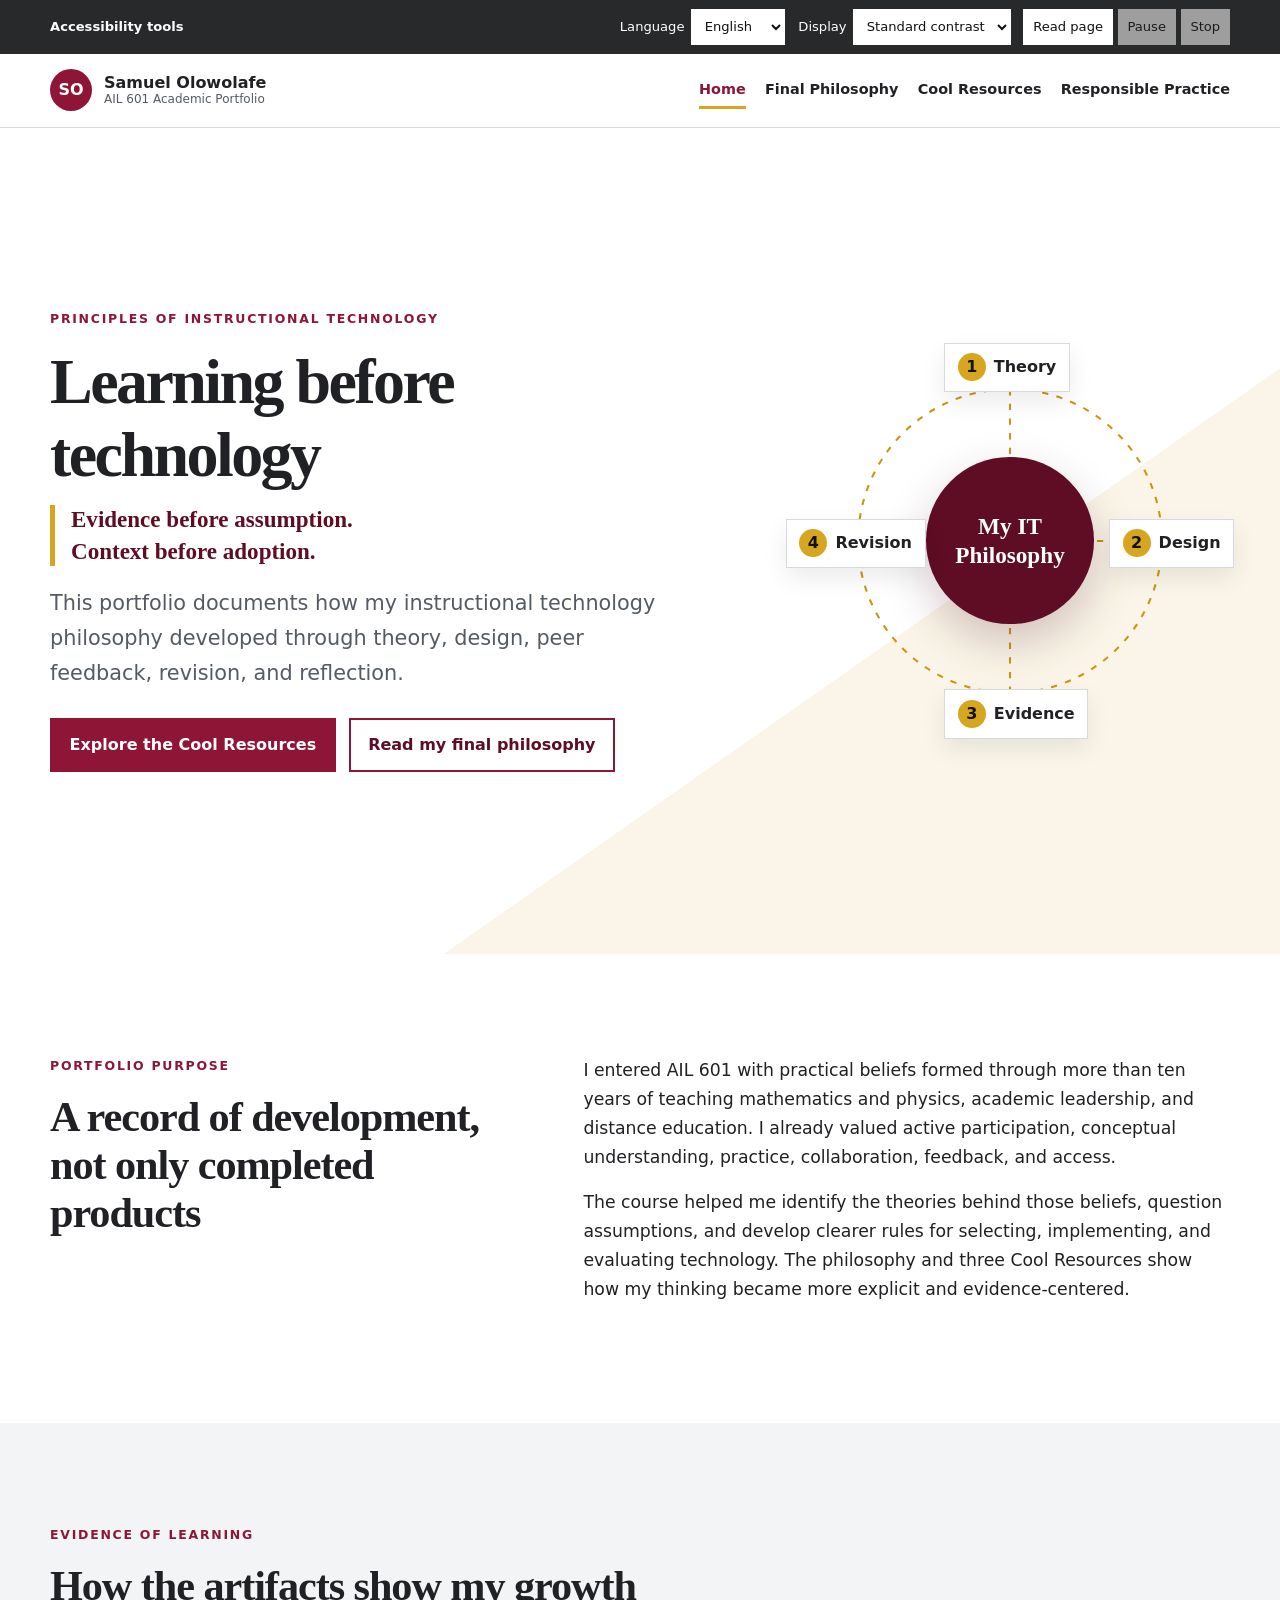
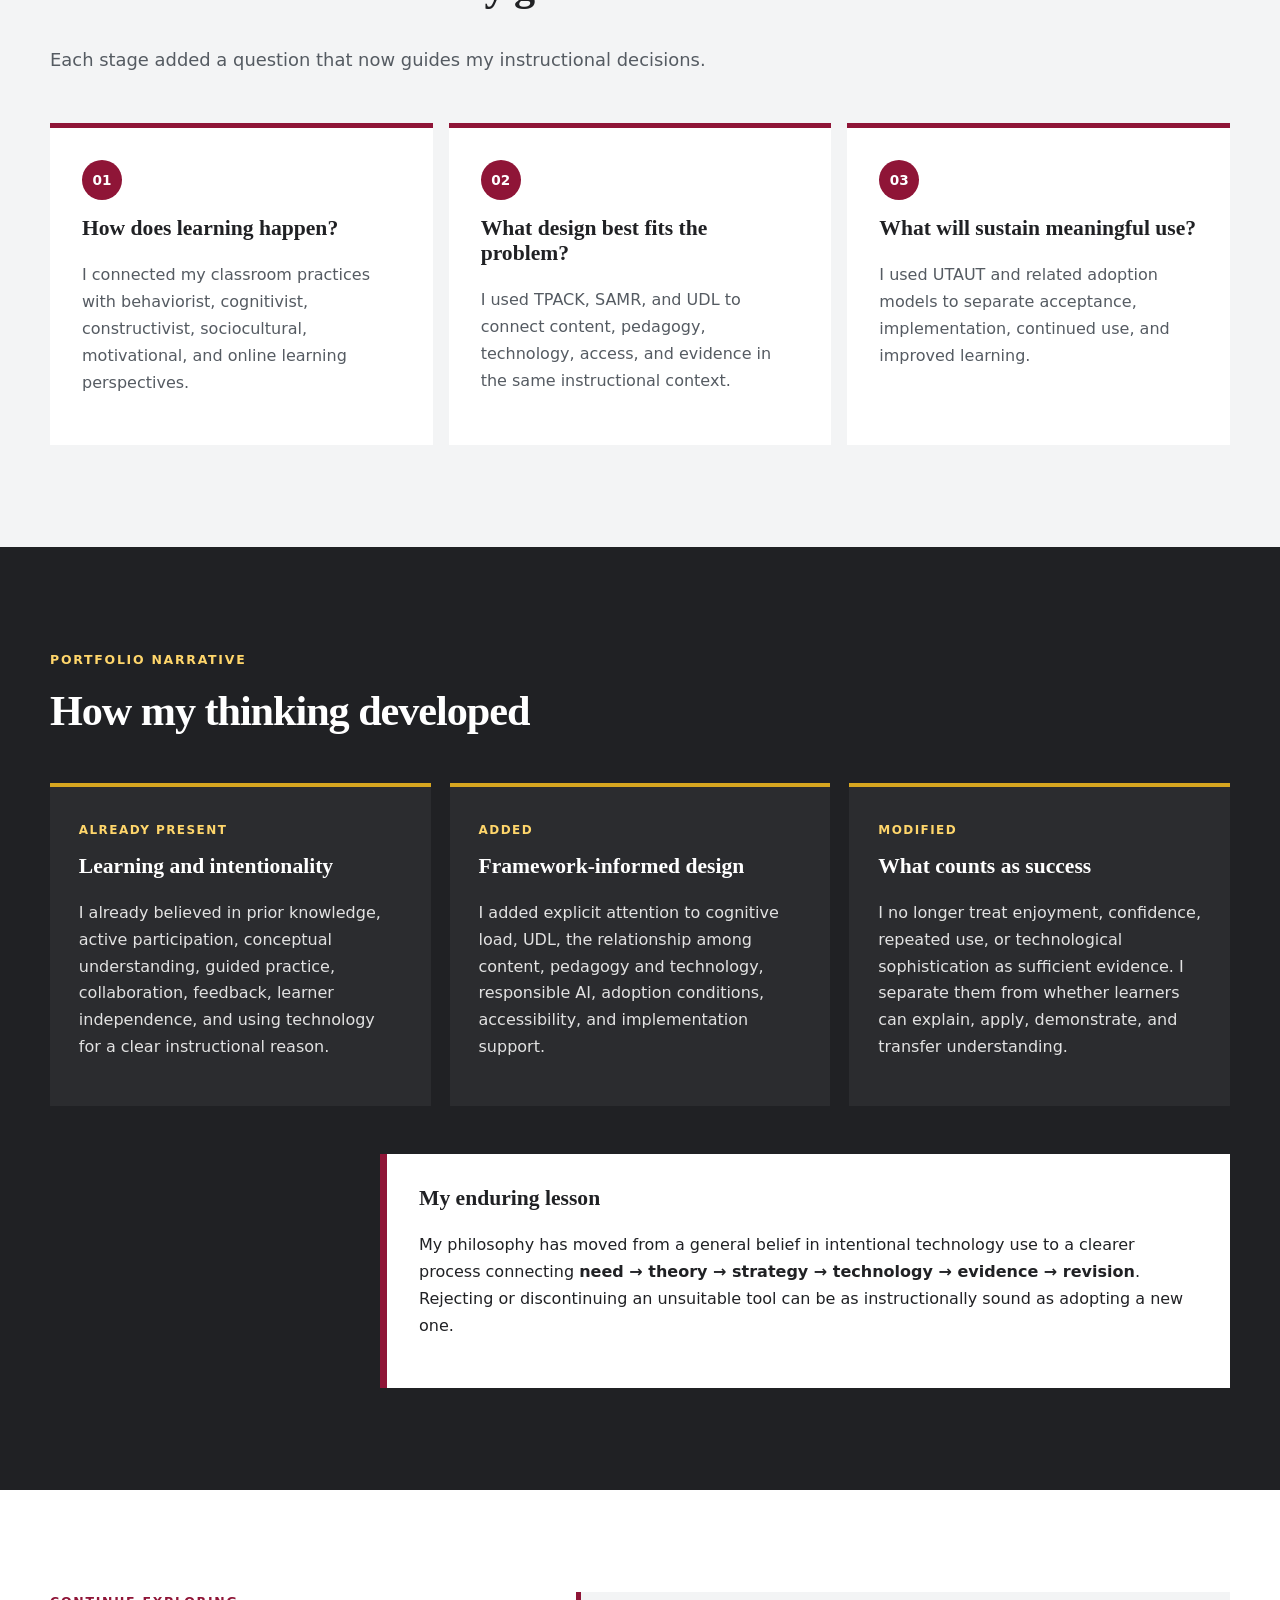
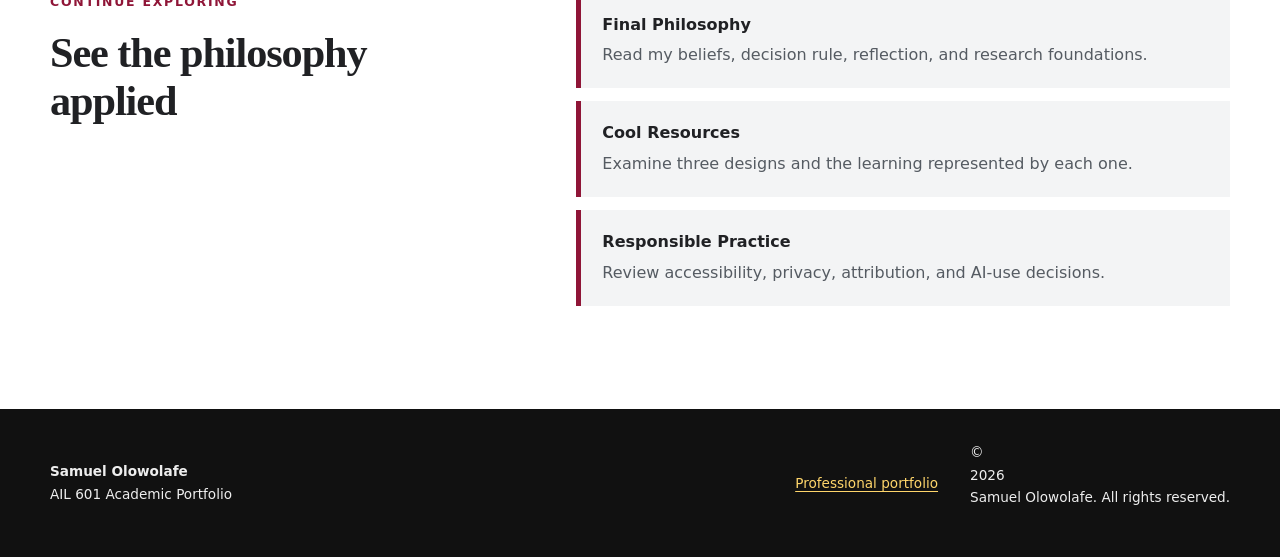
<file: index.html>
<!doctype html>
<html lang="en">
<head>
  <meta charset="utf-8">
  <meta name="viewport" content="width=device-width, initial-scale=1">
  <meta name="description" content="Samuel Olowolafe's AIL 601 academic portfolio documenting his philosophy of instructional technology, design artifacts, and professional growth.">
  <title>Samuel Olowolafe | AIL 601 Academic Portfolio</title>
  <link rel="stylesheet" href="styles.css">
  <link rel="stylesheet" href="refinements.css">
  <script src="translations.js" defer></script>
  <script src="refinements-translations.js" defer></script>
  <script src="accessibility.js" defer></script>
  <script src="script.js" defer></script>
</head>
<body>
  <a class="skip-link" href="#main">Skip to main content</a>
  <header class="site-header">
    <a class="brand" href="index.html" aria-label="AIL 601 portfolio home"><span class="brand-mark" aria-hidden="true">SO</span><span><strong>Samuel Olowolafe</strong><small>AIL 601 Academic Portfolio</small></span></a>
    <button class="menu-button" type="button" aria-expanded="false" aria-controls="nav">Menu</button>
    <nav id="nav" class="nav" aria-label="Portfolio navigation"><a href="index.html" aria-current="page">Home</a><a href="philosophy.html">Final Philosophy</a><a href="resources.html">Cool Resources</a><a href="practice.html">Responsible Practice</a></nav>
  </header>
  <main id="main">
    <section class="hero wrap" aria-labelledby="hero-title">
      <div class="hero-copy">
        <p class="eyebrow">Principles of Instructional Technology</p>
        <h1 id="hero-title">Learning before technology</h1>
        <p class="hero-statement"><span>Evidence before assumption.</span><span>Context before adoption.</span></p>
        <p class="lede">This portfolio documents how my instructional technology philosophy developed through theory, design, peer feedback, revision, and reflection.</p>
        <div class="actions"><a class="button primary" href="resources.html">Explore the Cool Resources</a><a class="button ghost" href="philosophy.html">Read my final philosophy</a></div>
      </div>
      <div class="hero-map" role="img" aria-label="A circular pathway connects theory, design, evidence, and revision to Samuel's instructional technology philosophy.">
        <div class="map-center"><strong>My IT<br>Philosophy</strong></div><div class="map-node n1"><span>1</span>Theory</div><div class="map-node n2"><span>2</span>Design</div><div class="map-node n3"><span>3</span>Evidence</div><div class="map-node n4"><span>4</span>Revision</div>
        <svg viewBox="0 0 420 420" aria-hidden="true"><circle cx="210" cy="210" r="145"/><path d="M210 65v87M355 210h-87M210 355v-87M65 210h87"/></svg>
      </div>
    </section>
    <section class="overview wrap" aria-labelledby="overview-title">
      <div><p class="eyebrow">Portfolio purpose</p><h2 id="overview-title">A record of development, not only completed products</h2></div>
      <div><p>I entered AIL 601 with practical beliefs formed through more than ten years of teaching mathematics and physics, academic leadership, and distance education. I already valued active participation, conceptual understanding, practice, collaboration, feedback, and access.</p><p>The course helped me identify the theories behind those beliefs, question assumptions, and develop clearer rules for selecting, implementing, and evaluating technology. The philosophy and three Cool Resources show how my thinking became more explicit and evidence-centered.</p></div>
    </section>
    <section class="pathway wrap" aria-labelledby="pathway-title">
      <div class="section-heading"><p class="eyebrow">Evidence of learning</p><h2 id="pathway-title">How the artifacts show my growth</h2><p>Each stage added a question that now guides my instructional decisions.</p></div>
      <div class="pathway-grid">
        <article><span>01</span><h3>How does learning happen?</h3><p>I connected my classroom practices with behaviorist, cognitivist, constructivist, sociocultural, motivational, and online learning perspectives.</p></article>
        <article><span>02</span><h3>What design best fits the problem?</h3><p>I used TPACK, SAMR, and UDL to connect content, pedagogy, technology, access, and evidence in the same instructional context.</p></article>
        <article><span>03</span><h3>What will sustain meaningful use?</h3><p>I used UTAUT and related adoption models to separate acceptance, implementation, continued use, and improved learning.</p></article>
      </div>
    </section>
    <section class="growth wrap" aria-labelledby="growth-title">
      <div class="section-heading light"><p class="eyebrow">Portfolio narrative</p><h2 id="growth-title">How my thinking developed</h2></div>
      <div class="growth-grid"><article><span>Already present</span><h3>Learning and intentionality</h3><p>I already believed in prior knowledge, active participation, conceptual understanding, guided practice, collaboration, feedback, learner independence, and using technology for a clear instructional reason.</p></article><article><span>Added</span><h3>Framework-informed design</h3><p>I added explicit attention to cognitive load, UDL, the relationship among content, pedagogy and technology, responsible AI, adoption conditions, accessibility, and implementation support.</p></article><article><span>Modified</span><h3>What counts as success</h3><p>I no longer treat enjoyment, confidence, repeated use, or technological sophistication as sufficient evidence. I separate them from whether learners can explain, apply, demonstrate, and transfer understanding.</p></article></div>
      <div class="growth-conclusion"><h3>My enduring lesson</h3><p>My philosophy has moved from a general belief in intentional technology use to a clearer process connecting <strong>need → theory → strategy → technology → evidence → revision</strong>. Rejecting or discontinuing an unsuitable tool can be as instructionally sound as adopting a new one.</p></div>
    </section>
    <section class="next wrap" aria-labelledby="next-title"><div><p class="eyebrow">Continue exploring</p><h2 id="next-title">See the philosophy applied</h2></div><div class="next-links"><a href="philosophy.html"><strong>Final Philosophy</strong><span>Read my beliefs, decision rule, reflection, and research foundations.</span></a><a href="resources.html"><strong>Cool Resources</strong><span>Examine three designs and the learning represented by each one.</span></a><a href="practice.html"><strong>Responsible Practice</strong><span>Review accessibility, privacy, attribution, and AI-use decisions.</span></a></div></section>
  </main>
  <footer class="footer"><div><strong>Samuel Olowolafe</strong><span>AIL 601 Academic Portfolio</span></div><a href="https://opsam9111.github.io/Samuel-Olowolafe-Portfolio/" target="_blank" rel="noopener">Professional portfolio<span class="sr-only"> (opens in a new tab)</span></a><p>© <span class="year">2026</span> Samuel Olowolafe. All rights reserved.</p></footer>
</body>
</html>
</file>
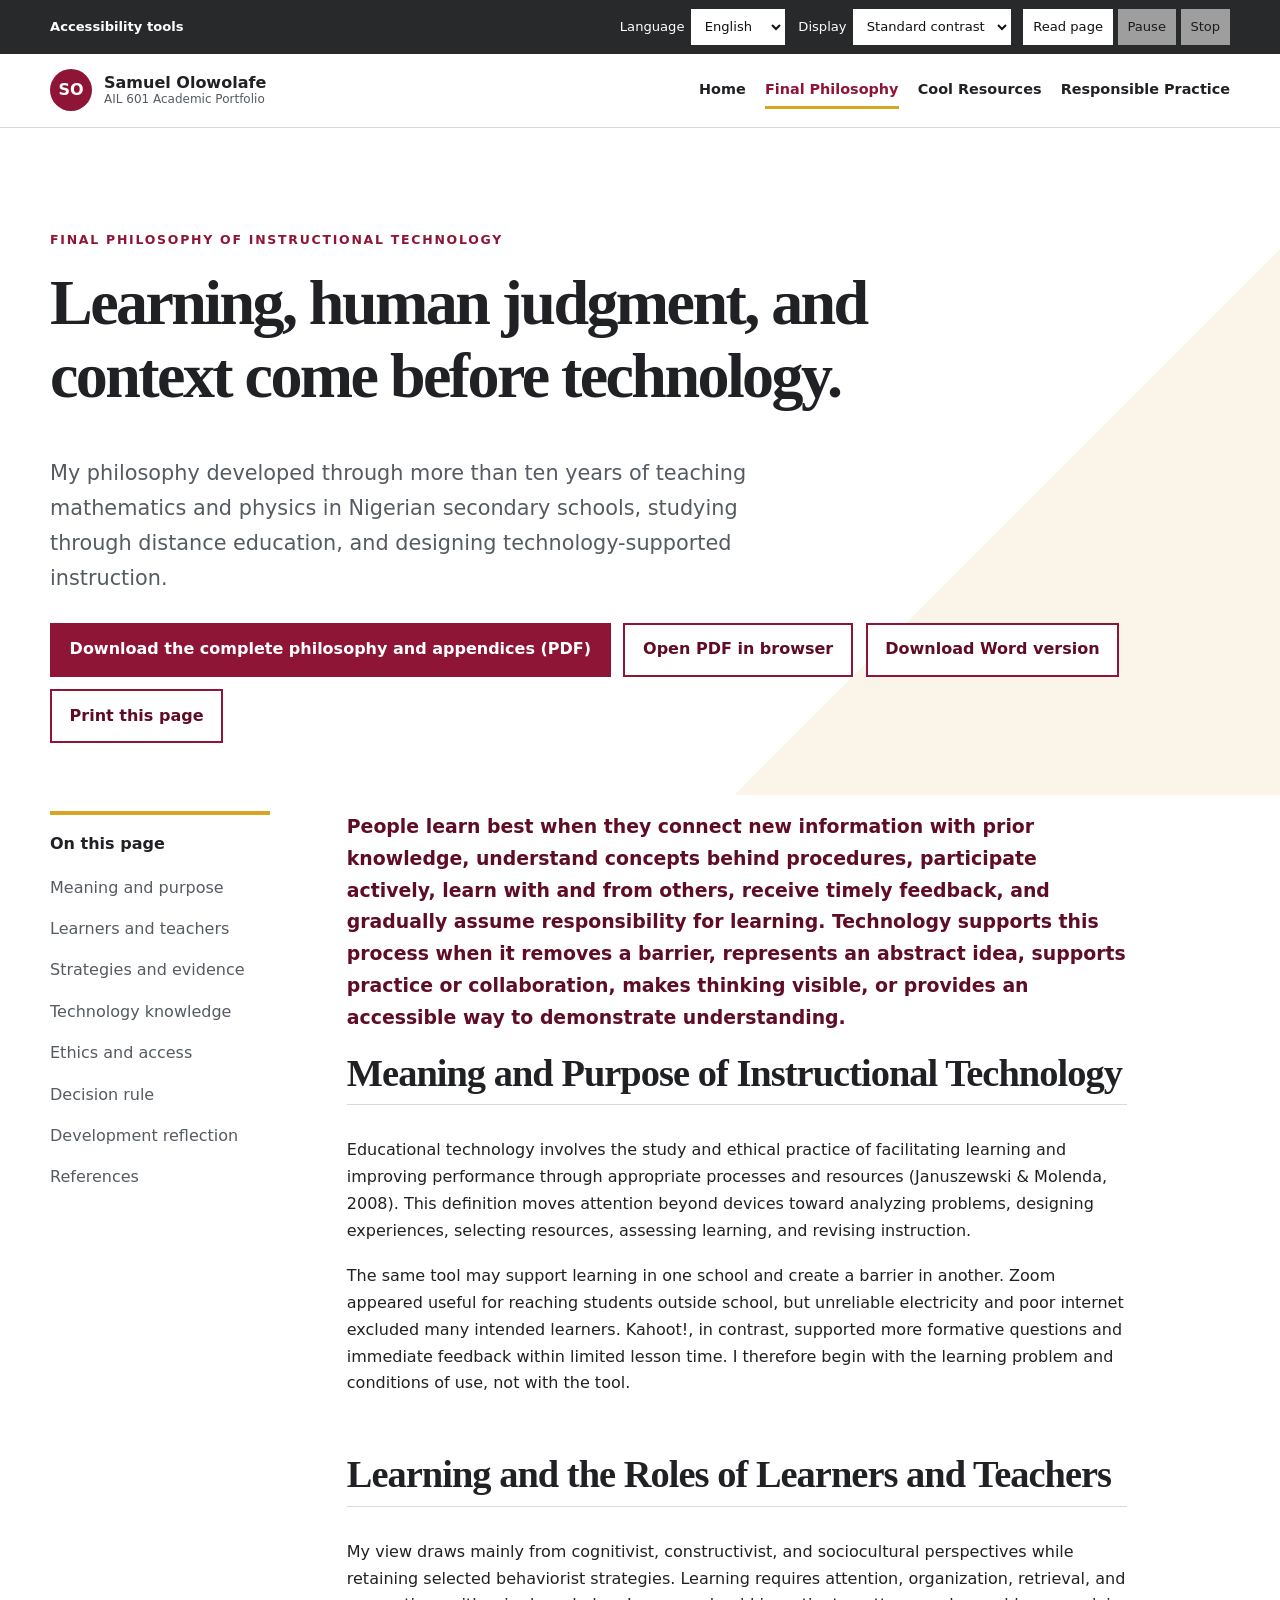
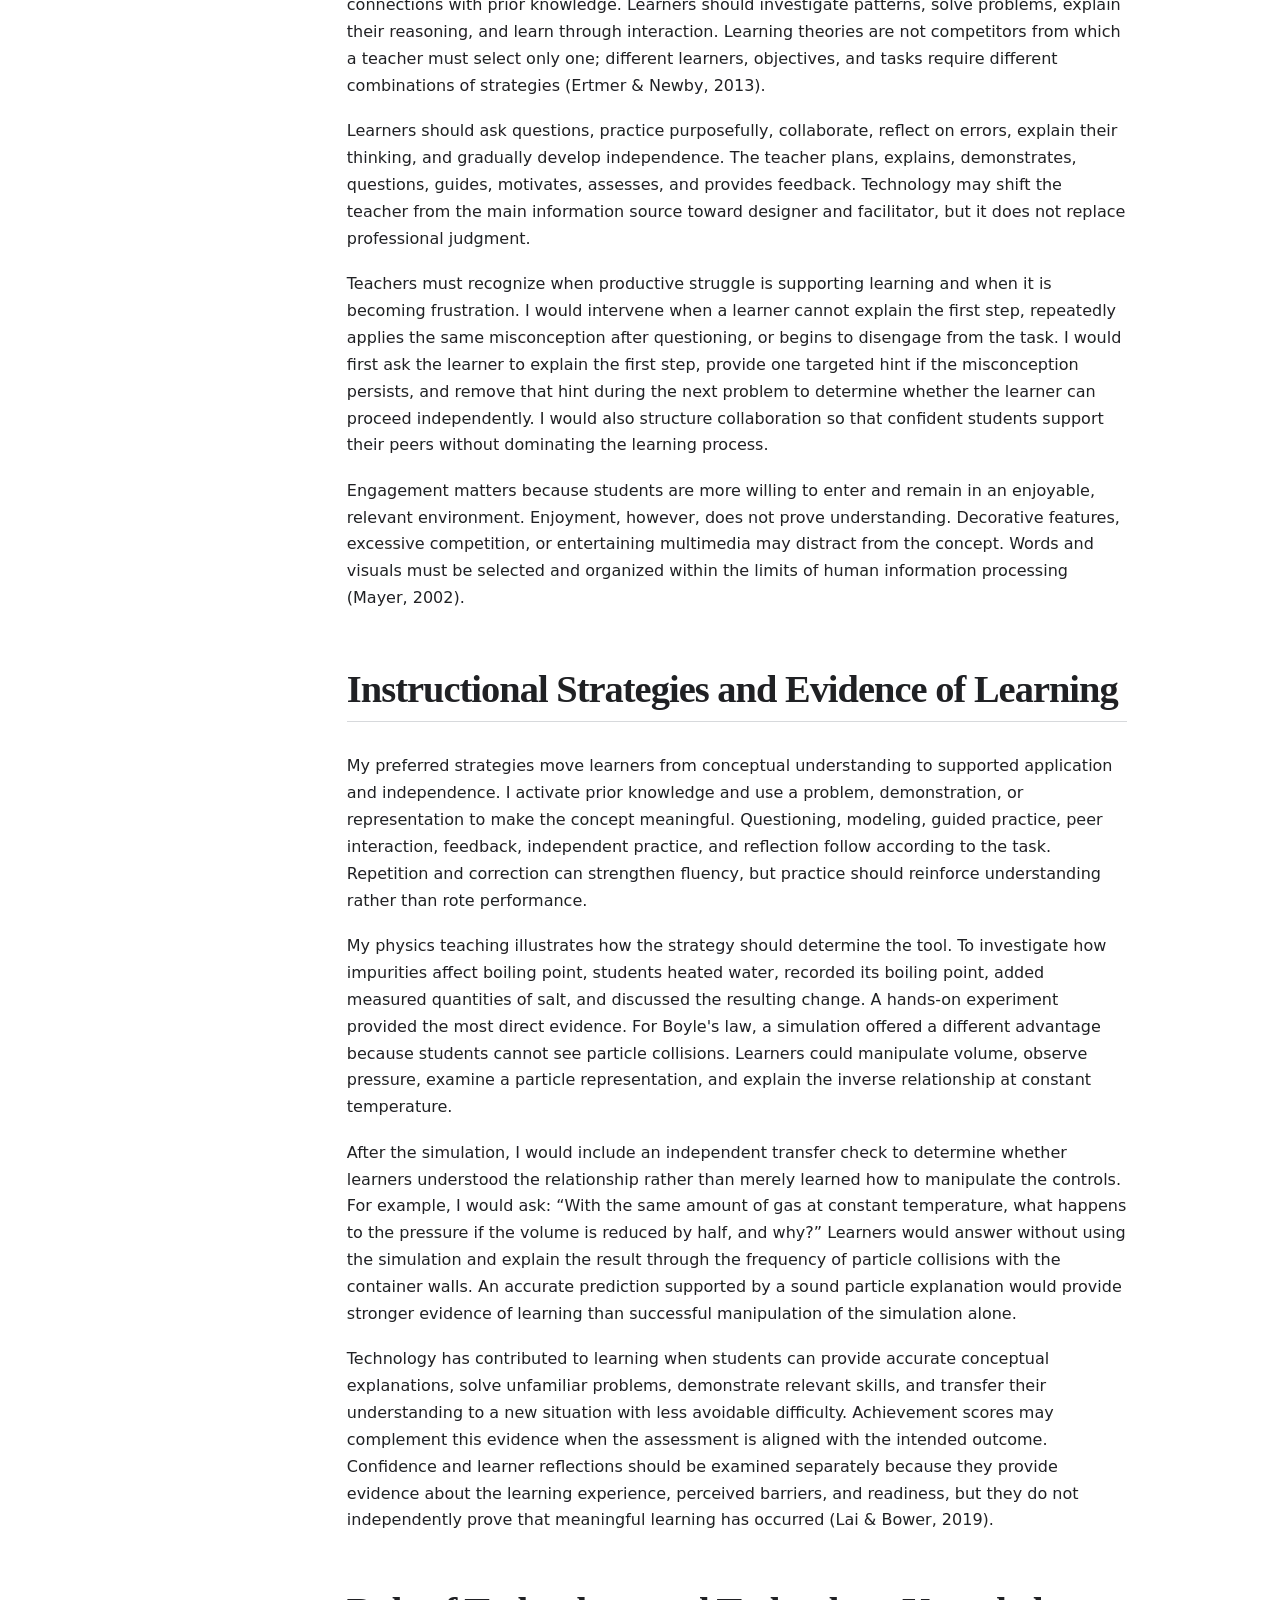
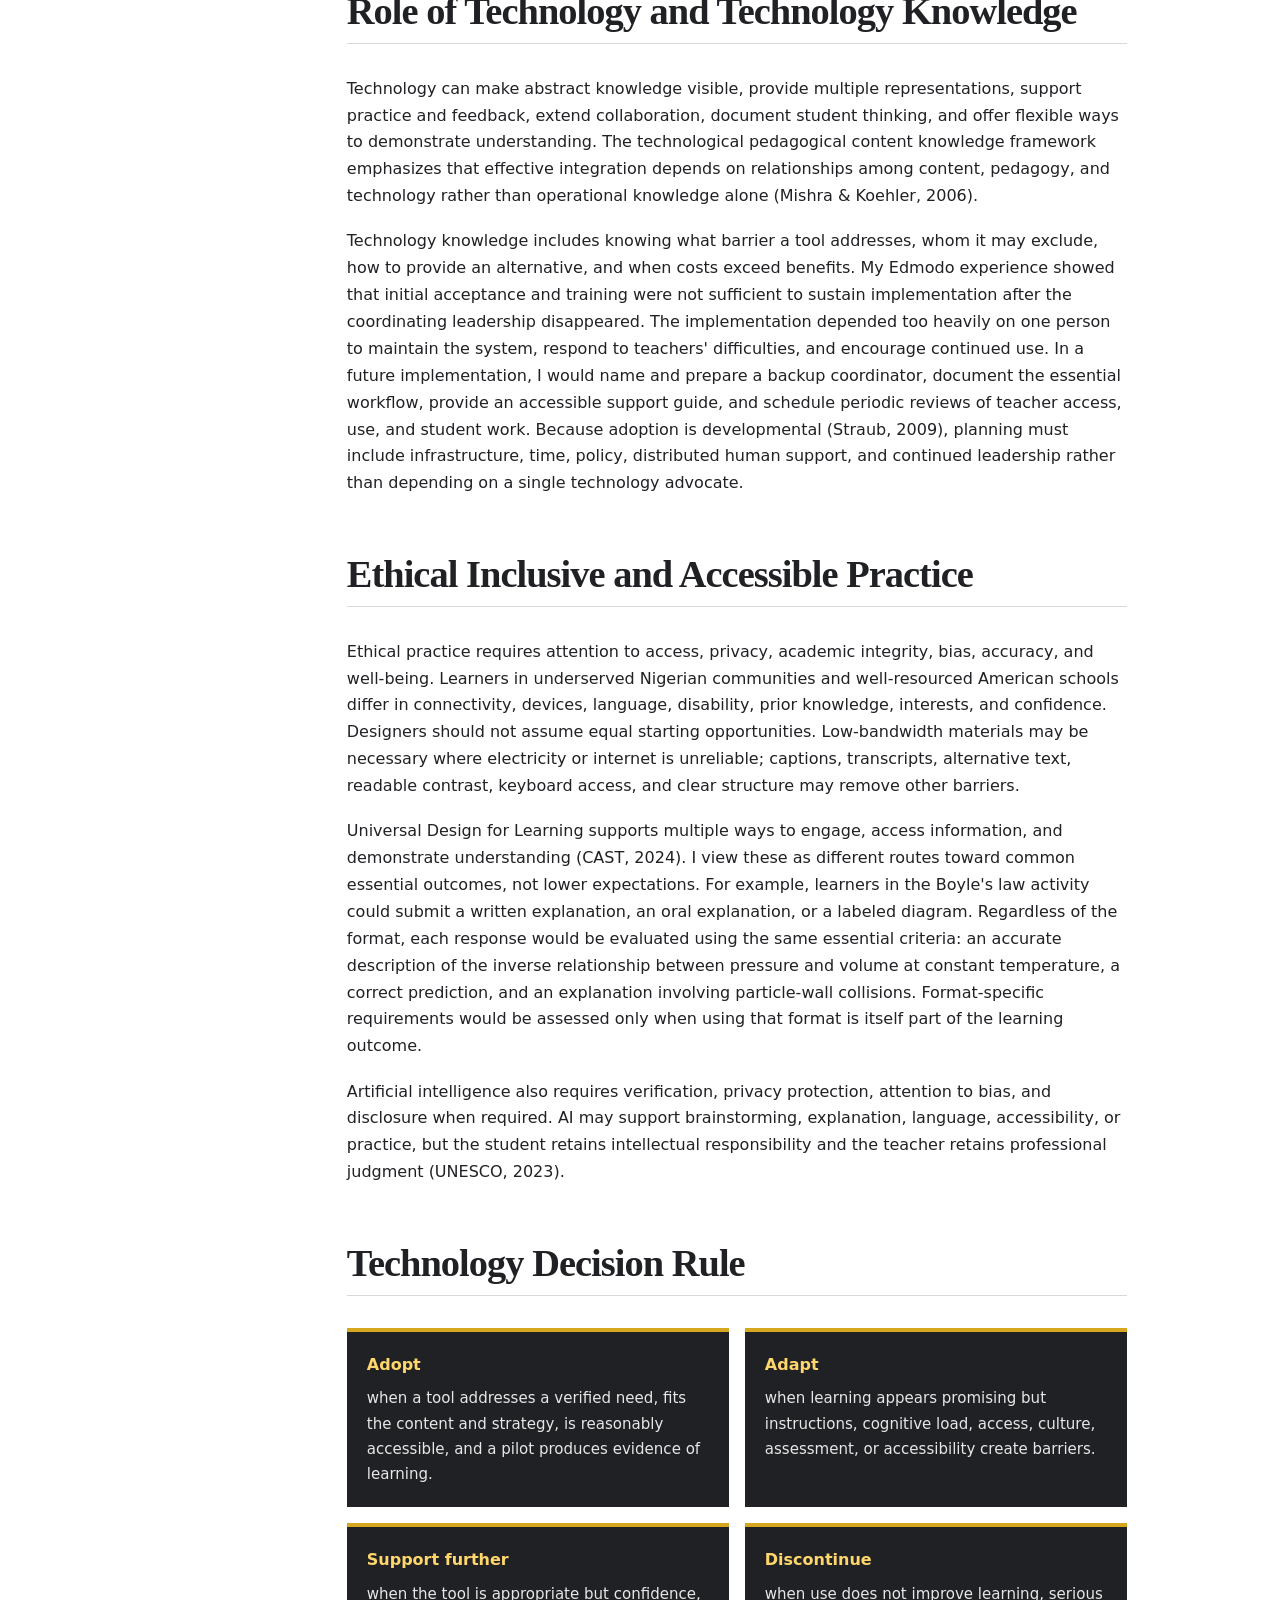
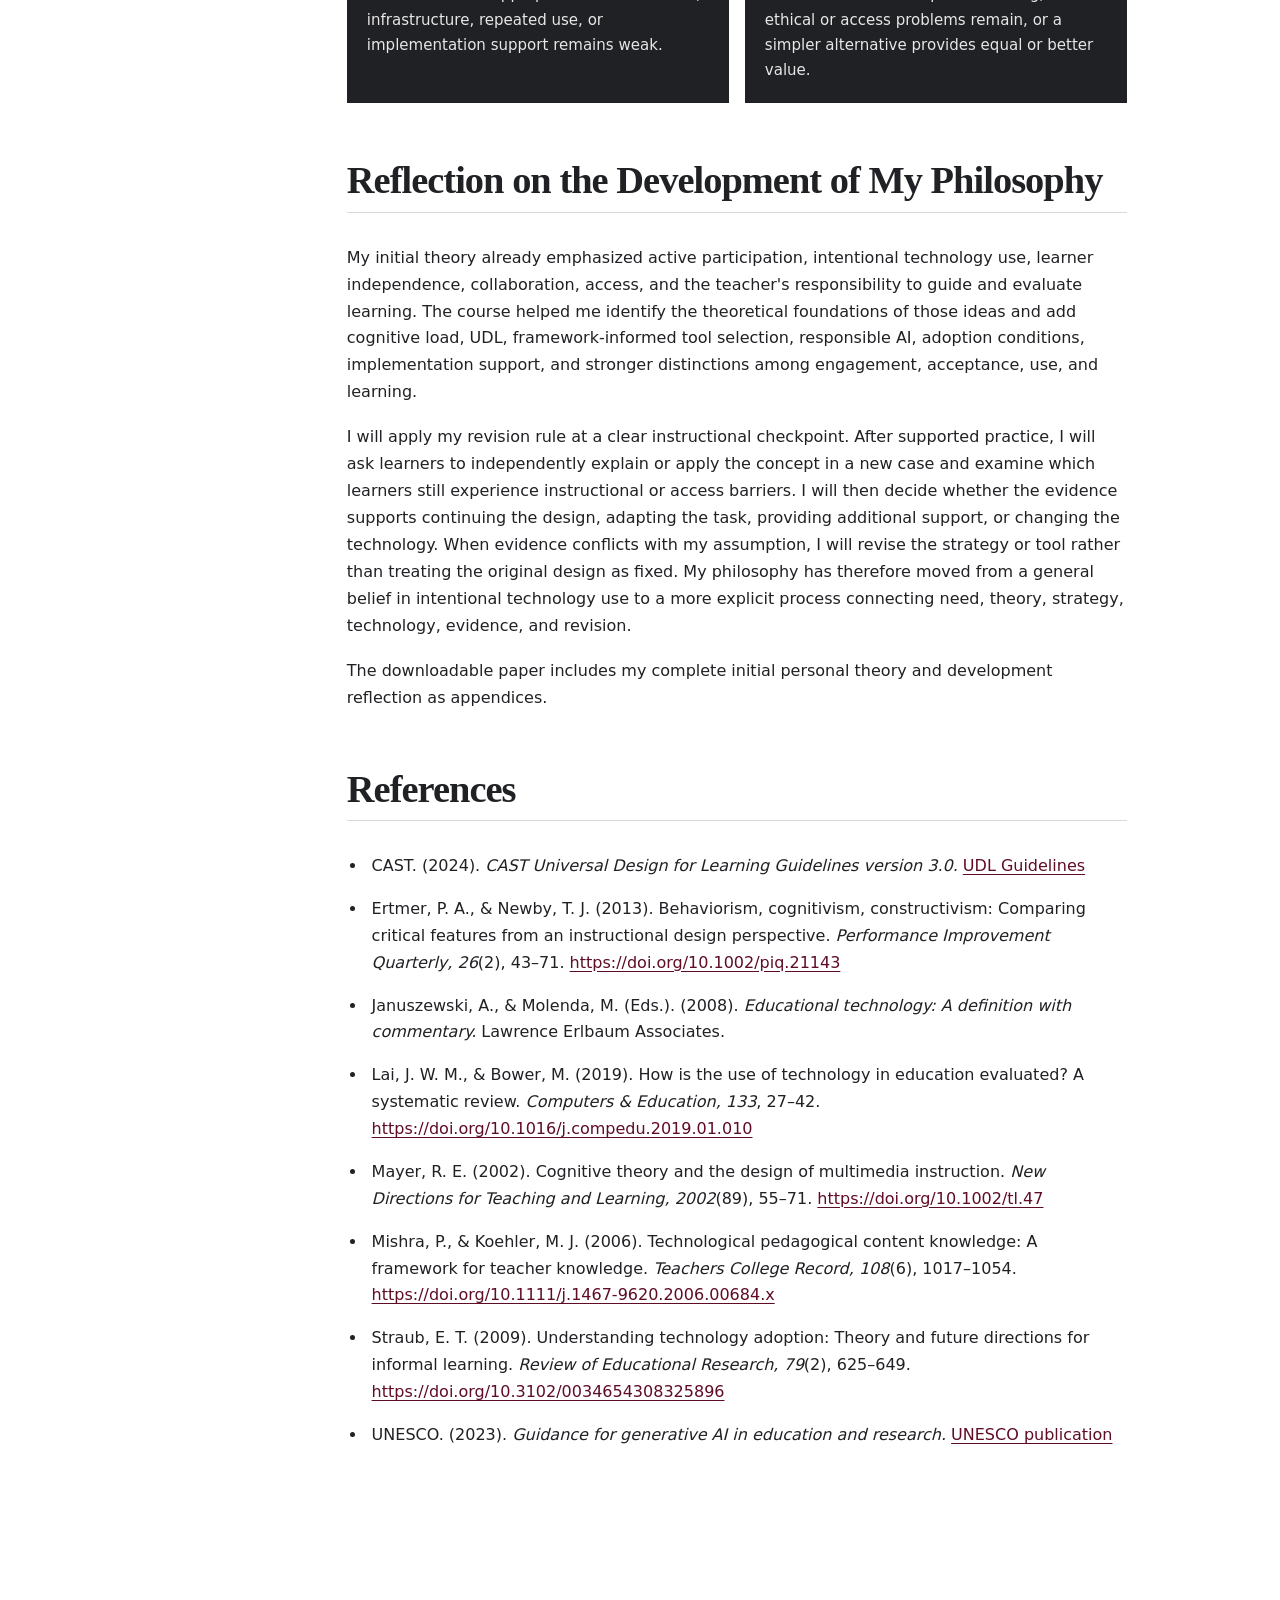
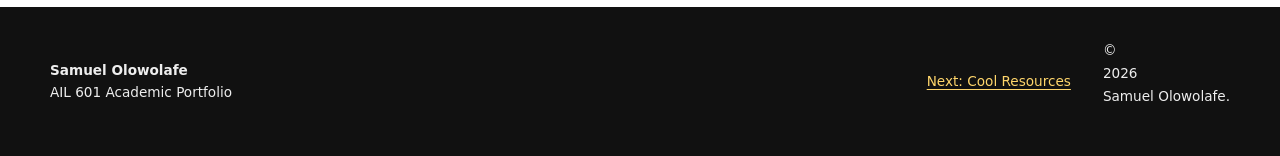
<file: philosophy.html>
<!doctype html>
<html lang="en">
<head><meta charset="utf-8"><meta name="viewport" content="width=device-width, initial-scale=1"><meta name="description" content="Samuel Olowolafe's final Philosophy of Instructional Technology."><title>Final Philosophy | Samuel Olowolafe</title><link rel="stylesheet" href="styles.css"><script src="translations.js" defer></script><script src="accessibility.js" defer></script><script src="script.js" defer></script></head>
<body>
  <a class="skip-link" href="#main">Skip to main content</a>
  <header class="site-header"><a class="brand" href="index.html" aria-label="AIL 601 portfolio home"><span class="brand-mark" aria-hidden="true">SO</span><span><strong>Samuel Olowolafe</strong><small>AIL 601 Academic Portfolio</small></span></a><button class="menu-button" type="button" aria-expanded="false" aria-controls="nav">Menu</button><nav id="nav" class="nav" aria-label="Portfolio navigation"><a href="index.html">Home</a><a href="philosophy.html" aria-current="page">Final Philosophy</a><a href="resources.html">Cool Resources</a><a href="practice.html">Responsible Practice</a></nav></header>
  <main id="main">
    <header class="page-hero wrap"><p class="eyebrow">Final Philosophy of Instructional Technology</p><h1>Learning, human judgment, and context come before technology.</h1><p class="lede">My philosophy developed through more than ten years of teaching mathematics and physics in Nigerian secondary schools, studying through distance education, and designing technology-supported instruction.</p><div class="actions"><a class="button primary" href="SamuelOlowolafe-Philosophy-of-Instructional-Technology.pdf" download>Download the complete philosophy and appendices (PDF)</a><a class="button ghost" href="SamuelOlowolafe-Philosophy-of-Instructional-Technology.pdf" target="_blank" rel="noopener">Open PDF in browser<span class="sr-only"> (opens in a new tab)</span></a><a class="button ghost" href="SamuelOlowolafe-Philosophy-of-Instructional-Technology.docx" download>Download Word version</a><button class="button ghost print-button" type="button">Print this page</button></div></header>
    <div class="article-layout wrap compact-top">
      <aside class="toc" aria-label="On this page"><strong>On this page</strong><a href="#meaning">Meaning and purpose</a><a href="#learning">Learners and teachers</a><a href="#strategies">Strategies and evidence</a><a href="#technology">Technology knowledge</a><a href="#ethics">Ethics and access</a><a href="#decision">Decision rule</a><a href="#reflection">Development reflection</a><a href="#references">References</a></aside>
      <article class="prose">
        <p class="opening">People learn best when they connect new information with prior knowledge, understand concepts behind procedures, participate actively, learn with and from others, receive timely feedback, and gradually assume responsibility for learning. Technology supports this process when it removes a barrier, represents an abstract idea, supports practice or collaboration, makes thinking visible, or provides an accessible way to demonstrate understanding.</p>
        <section id="meaning"><h2>Meaning and Purpose of Instructional Technology</h2><p>Educational technology involves the study and ethical practice of facilitating learning and improving performance through appropriate processes and resources (Januszewski &amp; Molenda, 2008). This definition moves attention beyond devices toward analyzing problems, designing experiences, selecting resources, assessing learning, and revising instruction.</p><p>The same tool may support learning in one school and create a barrier in another. Zoom appeared useful for reaching students outside school, but unreliable electricity and poor internet excluded many intended learners. Kahoot!, in contrast, supported more formative questions and immediate feedback within limited lesson time. I therefore begin with the learning problem and conditions of use, not with the tool.</p></section>
        <section id="learning"><h2>Learning and the Roles of Learners and Teachers</h2><p>My view draws mainly from cognitivist, constructivist, and sociocultural perspectives while retaining selected behaviorist strategies. Learning requires attention, organization, retrieval, and connections with prior knowledge. Learners should investigate patterns, solve problems, explain their reasoning, and learn through interaction. Learning theories are not competitors from which a teacher must select only one; different learners, objectives, and tasks require different combinations of strategies (Ertmer &amp; Newby, 2013).</p><p>Learners should ask questions, practice purposefully, collaborate, reflect on errors, explain their thinking, and gradually develop independence. The teacher plans, explains, demonstrates, questions, guides, motivates, assesses, and provides feedback. Technology may shift the teacher from the main information source toward designer and facilitator, but it does not replace professional judgment.</p><p>Teachers must recognize when productive struggle is supporting learning and when it is becoming frustration. I would intervene when a learner cannot explain the first step, repeatedly applies the same misconception after questioning, or begins to disengage from the task. I would first ask the learner to explain the first step, provide one targeted hint if the misconception persists, and remove that hint during the next problem to determine whether the learner can proceed independently. I would also structure collaboration so that confident students support their peers without dominating the learning process.</p><p>Engagement matters because students are more willing to enter and remain in an enjoyable, relevant environment. Enjoyment, however, does not prove understanding. Decorative features, excessive competition, or entertaining multimedia may distract from the concept. Words and visuals must be selected and organized within the limits of human information processing (Mayer, 2002).</p></section>
        <section id="strategies"><h2>Instructional Strategies and Evidence of Learning</h2><p>My preferred strategies move learners from conceptual understanding to supported application and independence. I activate prior knowledge and use a problem, demonstration, or representation to make the concept meaningful. Questioning, modeling, guided practice, peer interaction, feedback, independent practice, and reflection follow according to the task. Repetition and correction can strengthen fluency, but practice should reinforce understanding rather than rote performance.</p><p>My physics teaching illustrates how the strategy should determine the tool. To investigate how impurities affect boiling point, students heated water, recorded its boiling point, added measured quantities of salt, and discussed the resulting change. A hands-on experiment provided the most direct evidence. For Boyle's law, a simulation offered a different advantage because students cannot see particle collisions. Learners could manipulate volume, observe pressure, examine a particle representation, and explain the inverse relationship at constant temperature.</p><p>After the simulation, I would include an independent transfer check to determine whether learners understood the relationship rather than merely learned how to manipulate the controls. For example, I would ask: “With the same amount of gas at constant temperature, what happens to the pressure if the volume is reduced by half, and why?” Learners would answer without using the simulation and explain the result through the frequency of particle collisions with the container walls. An accurate prediction supported by a sound particle explanation would provide stronger evidence of learning than successful manipulation of the simulation alone.</p><p>Technology has contributed to learning when students can provide accurate conceptual explanations, solve unfamiliar problems, demonstrate relevant skills, and transfer their understanding to a new situation with less avoidable difficulty. Achievement scores may complement this evidence when the assessment is aligned with the intended outcome. Confidence and learner reflections should be examined separately because they provide evidence about the learning experience, perceived barriers, and readiness, but they do not independently prove that meaningful learning has occurred (Lai &amp; Bower, 2019).</p></section>
        <section id="technology"><h2>Role of Technology and Technology Knowledge</h2><p>Technology can make abstract knowledge visible, provide multiple representations, support practice and feedback, extend collaboration, document student thinking, and offer flexible ways to demonstrate understanding. The technological pedagogical content knowledge framework emphasizes that effective integration depends on relationships among content, pedagogy, and technology rather than operational knowledge alone (Mishra &amp; Koehler, 2006).</p><p>Technology knowledge includes knowing what barrier a tool addresses, whom it may exclude, how to provide an alternative, and when costs exceed benefits. My Edmodo experience showed that initial acceptance and training were not sufficient to sustain implementation after the coordinating leadership disappeared. The implementation depended too heavily on one person to maintain the system, respond to teachers' difficulties, and encourage continued use. In a future implementation, I would name and prepare a backup coordinator, document the essential workflow, provide an accessible support guide, and schedule periodic reviews of teacher access, use, and student work. Because adoption is developmental (Straub, 2009), planning must include infrastructure, time, policy, distributed human support, and continued leadership rather than depending on a single technology advocate.</p></section>
        <section id="ethics"><h2>Ethical Inclusive and Accessible Practice</h2><p>Ethical practice requires attention to access, privacy, academic integrity, bias, accuracy, and well-being. Learners in underserved Nigerian communities and well-resourced American schools differ in connectivity, devices, language, disability, prior knowledge, interests, and confidence. Designers should not assume equal starting opportunities. Low-bandwidth materials may be necessary where electricity or internet is unreliable; captions, transcripts, alternative text, readable contrast, keyboard access, and clear structure may remove other barriers.</p><p>Universal Design for Learning supports multiple ways to engage, access information, and demonstrate understanding (CAST, 2024). I view these as different routes toward common essential outcomes, not lower expectations. For example, learners in the Boyle's law activity could submit a written explanation, an oral explanation, or a labeled diagram. Regardless of the format, each response would be evaluated using the same essential criteria: an accurate description of the inverse relationship between pressure and volume at constant temperature, a correct prediction, and an explanation involving particle-wall collisions. Format-specific requirements would be assessed only when using that format is itself part of the learning outcome.</p><p>Artificial intelligence also requires verification, privacy protection, attention to bias, and disclosure when required. AI may support brainstorming, explanation, language, accessibility, or practice, but the student retains intellectual responsibility and the teacher retains professional judgment (UNESCO, 2023).</p></section>
        <section id="decision"><h2>Technology Decision Rule</h2><div class="decision-grid"><article><strong>Adopt</strong><p>when a tool addresses a verified need, fits the content and strategy, is reasonably accessible, and a pilot produces evidence of learning.</p></article><article><strong>Adapt</strong><p>when learning appears promising but instructions, cognitive load, access, culture, assessment, or accessibility create barriers.</p></article><article><strong>Support further</strong><p>when the tool is appropriate but confidence, infrastructure, repeated use, or implementation support remains weak.</p></article><article><strong>Discontinue</strong><p>when use does not improve learning, serious ethical or access problems remain, or a simpler alternative provides equal or better value.</p></article></div></section>
        <section id="reflection"><h2>Reflection on the Development of My Philosophy</h2><p>My initial theory already emphasized active participation, intentional technology use, learner independence, collaboration, access, and the teacher's responsibility to guide and evaluate learning. The course helped me identify the theoretical foundations of those ideas and add cognitive load, UDL, framework-informed tool selection, responsible AI, adoption conditions, implementation support, and stronger distinctions among engagement, acceptance, use, and learning.</p><p>I will apply my revision rule at a clear instructional checkpoint. After supported practice, I will ask learners to independently explain or apply the concept in a new case and examine which learners still experience instructional or access barriers. I will then decide whether the evidence supports continuing the design, adapting the task, providing additional support, or changing the technology. When evidence conflicts with my assumption, I will revise the strategy or tool rather than treating the original design as fixed. My philosophy has therefore moved from a general belief in intentional technology use to a more explicit process connecting need, theory, strategy, technology, evidence, and revision.</p><p>The downloadable paper includes my complete initial personal theory and development reflection as appendices.</p></section>
        <section id="references"><h2>References</h2><ul class="references"><li>CAST. (2024). <em>CAST Universal Design for Learning Guidelines version 3.0.</em> <a href="https://udlguidelines.cast.org" target="_blank" rel="noopener">UDL Guidelines<span class="sr-only"> (opens in a new tab)</span></a></li><li>Ertmer, P. A., &amp; Newby, T. J. (2013). Behaviorism, cognitivism, constructivism: Comparing critical features from an instructional design perspective. <em>Performance Improvement Quarterly, 26</em>(2), 43–71. <a href="https://doi.org/10.1002/piq.21143" target="_blank" rel="noopener">https://doi.org/10.1002/piq.21143<span class="sr-only"> (opens in a new tab)</span></a></li><li>Januszewski, A., &amp; Molenda, M. (Eds.). (2008). <em>Educational technology: A definition with commentary.</em> Lawrence Erlbaum Associates.</li><li>Lai, J. W. M., &amp; Bower, M. (2019). How is the use of technology in education evaluated? A systematic review. <em>Computers &amp; Education, 133</em>, 27–42. <a href="https://doi.org/10.1016/j.compedu.2019.01.010" target="_blank" rel="noopener">https://doi.org/10.1016/j.compedu.2019.01.010<span class="sr-only"> (opens in a new tab)</span></a></li><li>Mayer, R. E. (2002). Cognitive theory and the design of multimedia instruction. <em>New Directions for Teaching and Learning, 2002</em>(89), 55–71. <a href="https://doi.org/10.1002/tl.47" target="_blank" rel="noopener">https://doi.org/10.1002/tl.47<span class="sr-only"> (opens in a new tab)</span></a></li><li>Mishra, P., &amp; Koehler, M. J. (2006). Technological pedagogical content knowledge: A framework for teacher knowledge. <em>Teachers College Record, 108</em>(6), 1017–1054. <a href="https://doi.org/10.1111/j.1467-9620.2006.00684.x" target="_blank" rel="noopener">https://doi.org/10.1111/j.1467-9620.2006.00684.x<span class="sr-only"> (opens in a new tab)</span></a></li><li>Straub, E. T. (2009). Understanding technology adoption: Theory and future directions for informal learning. <em>Review of Educational Research, 79</em>(2), 625–649. <a href="https://doi.org/10.3102/0034654308325896" target="_blank" rel="noopener">https://doi.org/10.3102/0034654308325896<span class="sr-only"> (opens in a new tab)</span></a></li><li>UNESCO. (2023). <em>Guidance for generative AI in education and research.</em> <a href="https://unesdoc.unesco.org/ark:/48223/pf0000386693" target="_blank" rel="noopener">UNESCO publication<span class="sr-only"> (opens in a new tab)</span></a></li></ul></section>
      </article>
    </div>
  </main>
  <footer class="footer"><div><strong>Samuel Olowolafe</strong><span>AIL 601 Academic Portfolio</span></div><a href="resources.html">Next: Cool Resources</a><p>© <span class="year">2026</span> Samuel Olowolafe.</p></footer>
</body>
</html>
</file>
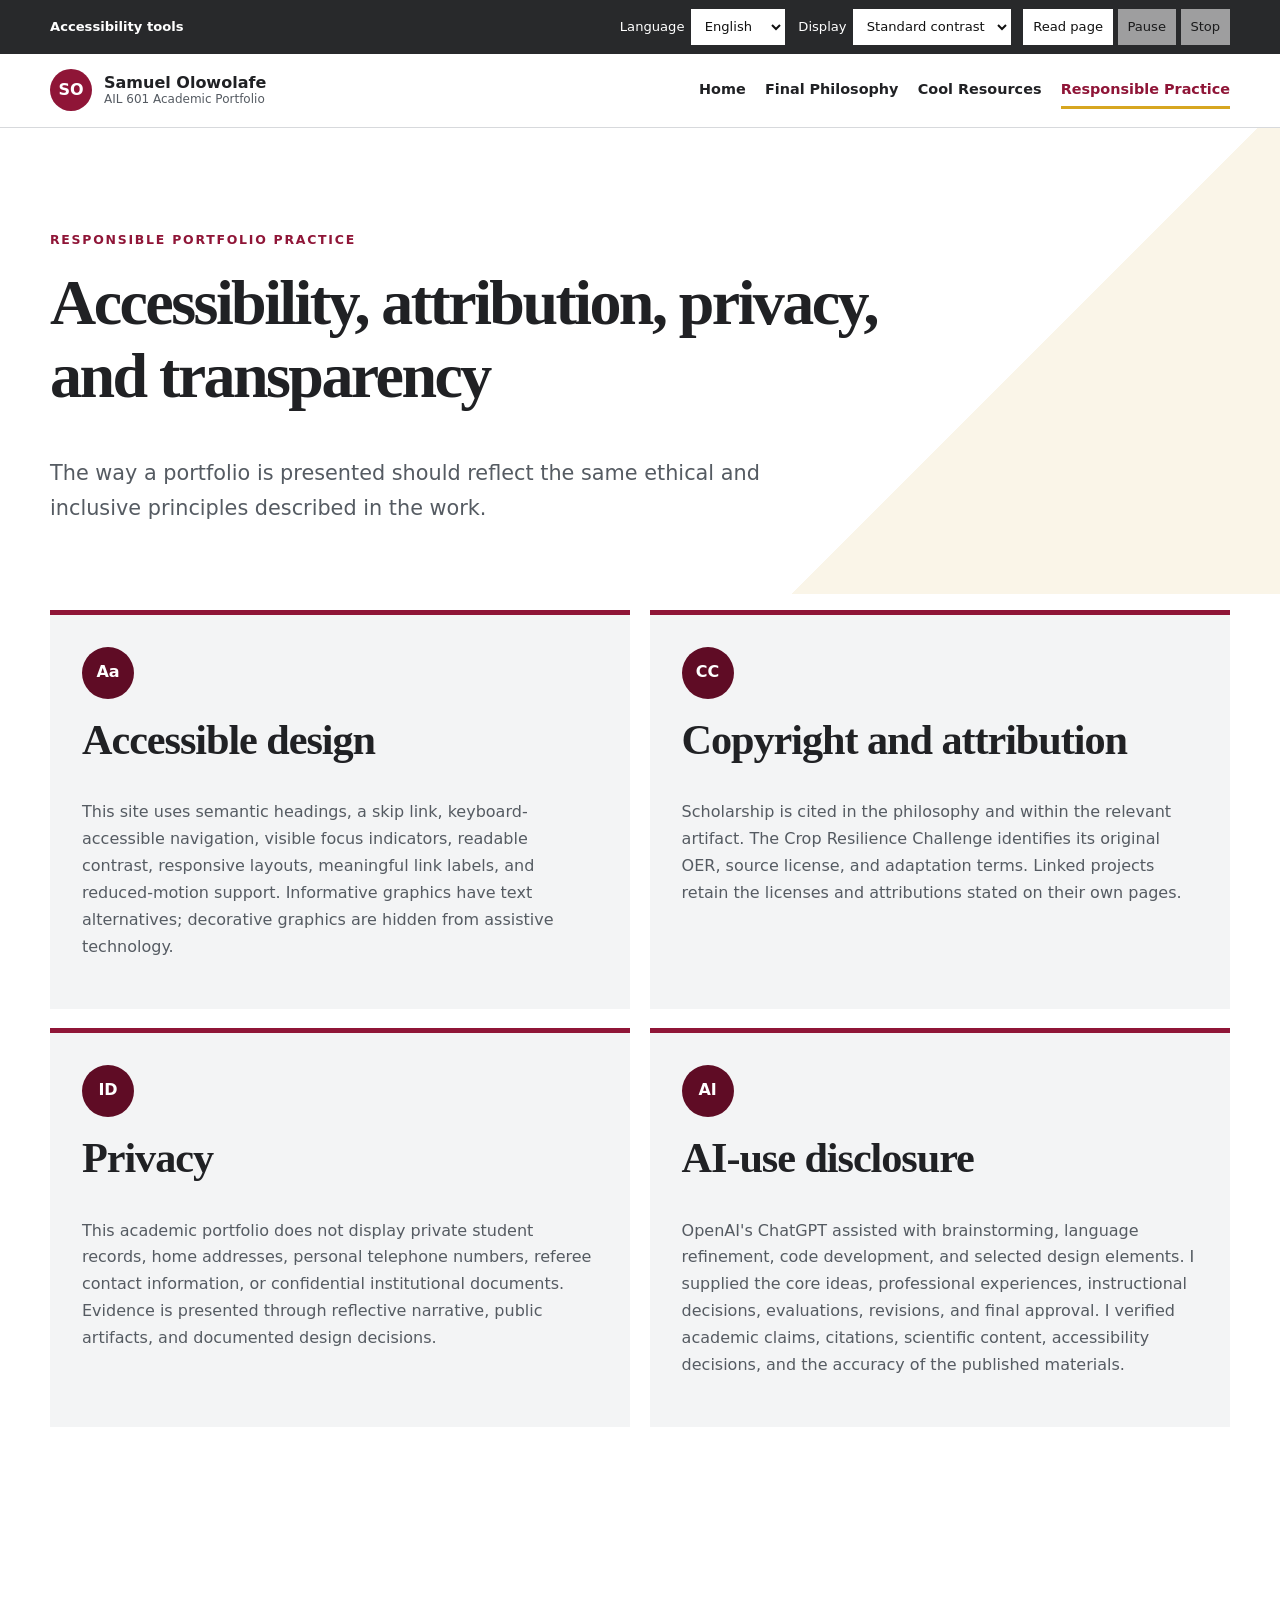
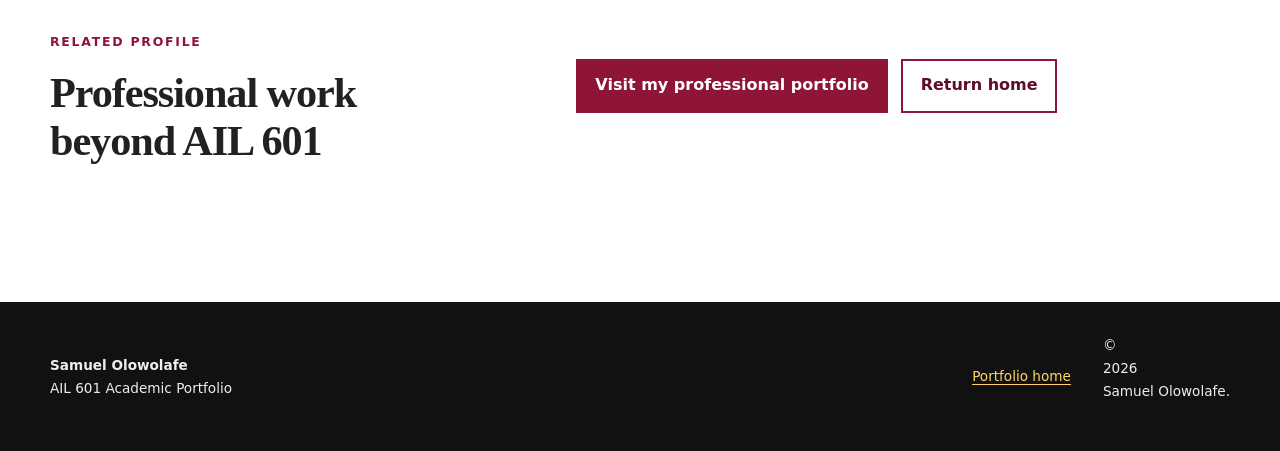
<file: practice.html>
<!doctype html>
<html lang="en"><head><meta charset="utf-8"><meta name="viewport" content="width=device-width, initial-scale=1"><meta name="description" content="Accessibility, copyright, privacy, and AI-use practices for Samuel Olowolafe's AIL 601 portfolio."><title>Responsible Practice | Samuel Olowolafe</title><link rel="stylesheet" href="styles.css"><script src="translations.js" defer></script><script src="accessibility.js" defer></script><script src="script.js" defer></script></head>
<body><a class="skip-link" href="#main">Skip to main content</a><header class="site-header"><a class="brand" href="index.html" aria-label="AIL 601 portfolio home"><span class="brand-mark" aria-hidden="true">SO</span><span><strong>Samuel Olowolafe</strong><small>AIL 601 Academic Portfolio</small></span></a><button class="menu-button" type="button" aria-expanded="false" aria-controls="nav">Menu</button><nav id="nav" class="nav" aria-label="Portfolio navigation"><a href="index.html">Home</a><a href="philosophy.html">Final Philosophy</a><a href="resources.html">Cool Resources</a><a href="practice.html" aria-current="page">Responsible Practice</a></nav></header>
  <main id="main"><header class="page-hero wrap"><p class="eyebrow">Responsible portfolio practice</p><h1>Accessibility, attribution, privacy, and transparency</h1><p class="lede">The way a portfolio is presented should reflect the same ethical and inclusive principles described in the work.</p></header>
    <section class="practice wrap compact-top" aria-labelledby="practice-title"><h2 id="practice-title" class="sr-only">Responsible practice details</h2><div class="practice-grid"><article><span aria-hidden="true">Aa</span><h2>Accessible design</h2><p>This site uses semantic headings, a skip link, keyboard-accessible navigation, visible focus indicators, readable contrast, responsive layouts, meaningful link labels, and reduced-motion support. Informative graphics have text alternatives; decorative graphics are hidden from assistive technology.</p></article><article><span aria-hidden="true">CC</span><h2>Copyright and attribution</h2><p>Scholarship is cited in the philosophy and within the relevant artifact. The Crop Resilience Challenge identifies its original OER, source license, and adaptation terms. Linked projects retain the licenses and attributions stated on their own pages.</p></article><article><span aria-hidden="true">ID</span><h2>Privacy</h2><p>This academic portfolio does not display private student records, home addresses, personal telephone numbers, referee contact information, or confidential institutional documents. Evidence is presented through reflective narrative, public artifacts, and documented design decisions.</p></article><article><span aria-hidden="true">AI</span><h2>AI-use disclosure</h2><p>OpenAI's ChatGPT assisted with brainstorming, language refinement, code development, and selected design elements. I supplied the core ideas, professional experiences, instructional decisions, evaluations, revisions, and final approval. I verified academic claims, citations, scientific content, accessibility decisions, and the accuracy of the published materials.</p></article></div></section>
    <section class="next wrap"><div><p class="eyebrow">Related profile</p><h2>Professional work beyond AIL 601</h2></div><div class="actions"><a class="button primary" href="https://opsam9111.github.io/Samuel-Olowolafe-Portfolio/" target="_blank" rel="noopener">Visit my professional portfolio<span class="sr-only"> (opens in a new tab)</span></a><a class="button ghost" href="index.html">Return home</a></div></section>
  </main><footer class="footer"><div><strong>Samuel Olowolafe</strong><span>AIL 601 Academic Portfolio</span></div><a href="index.html">Portfolio home</a><p>© <span class="year">2026</span> Samuel Olowolafe.</p></footer>
</body></html>
</file>
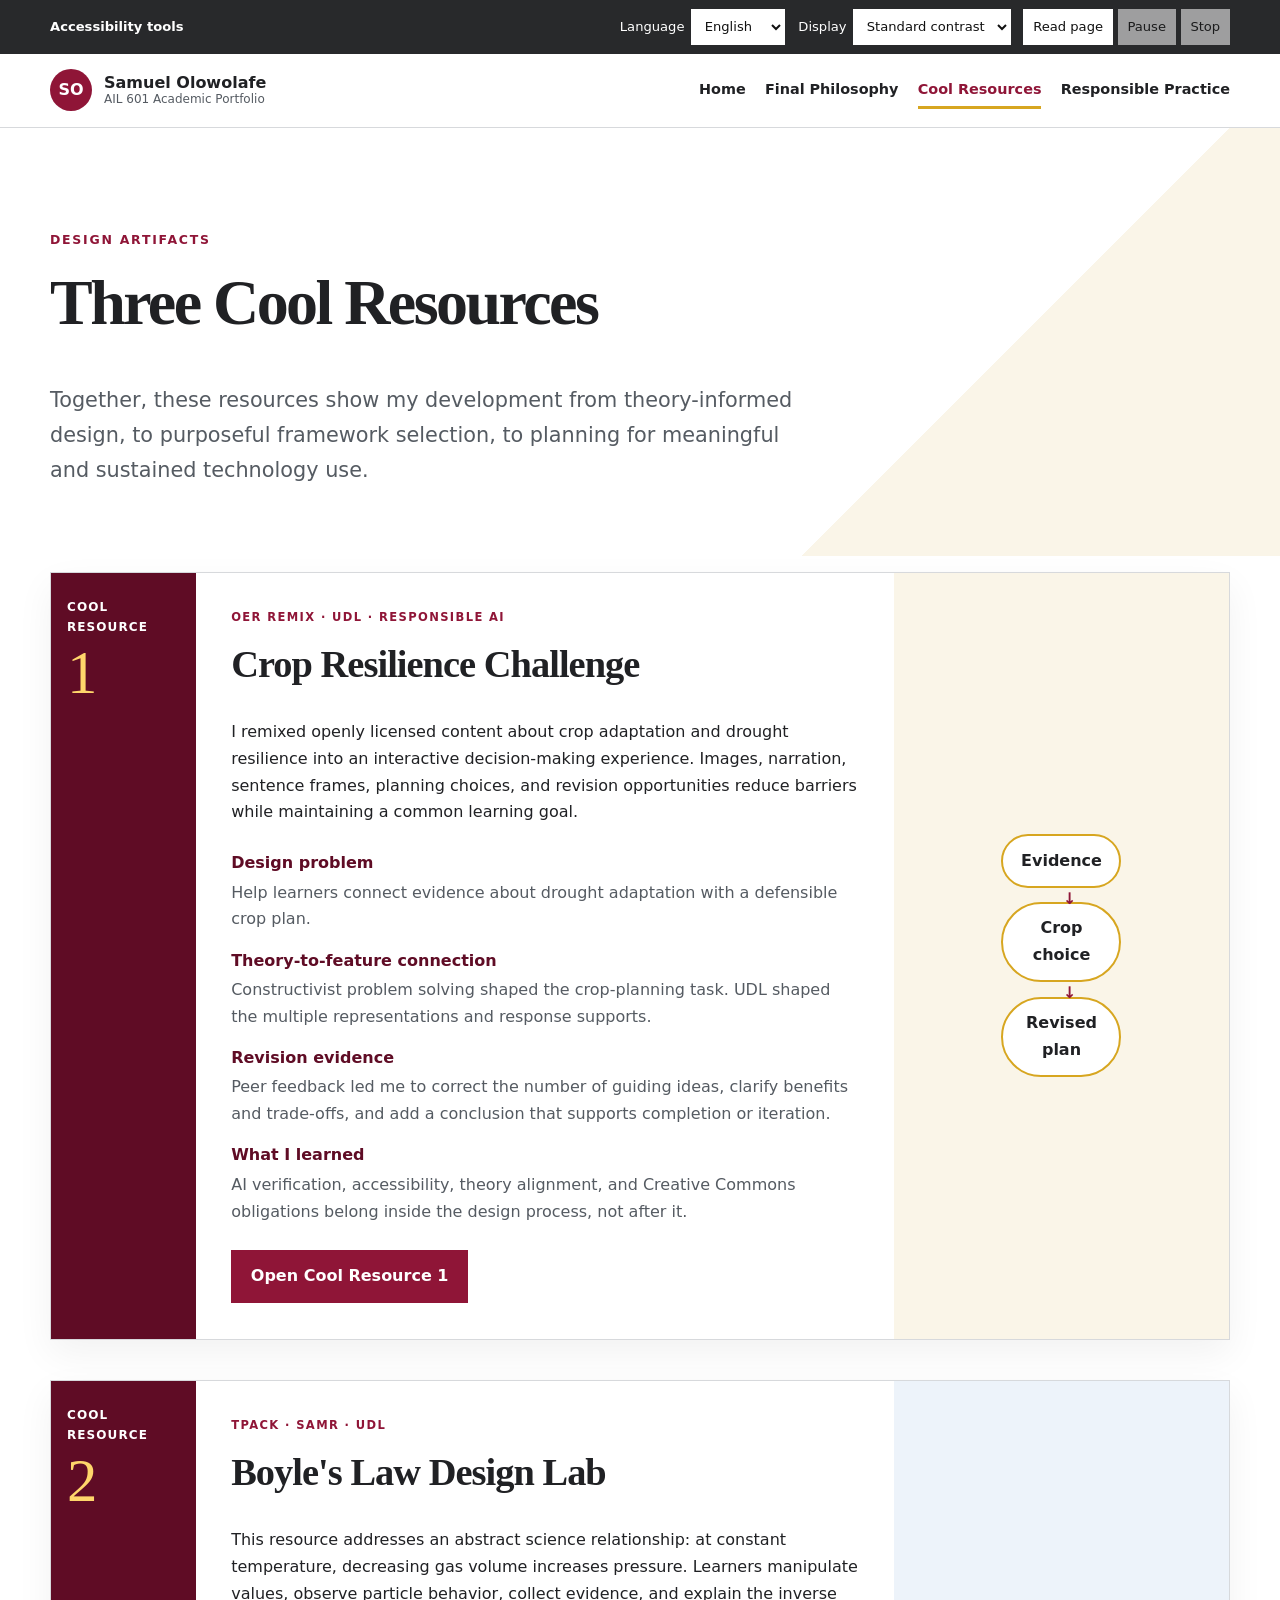
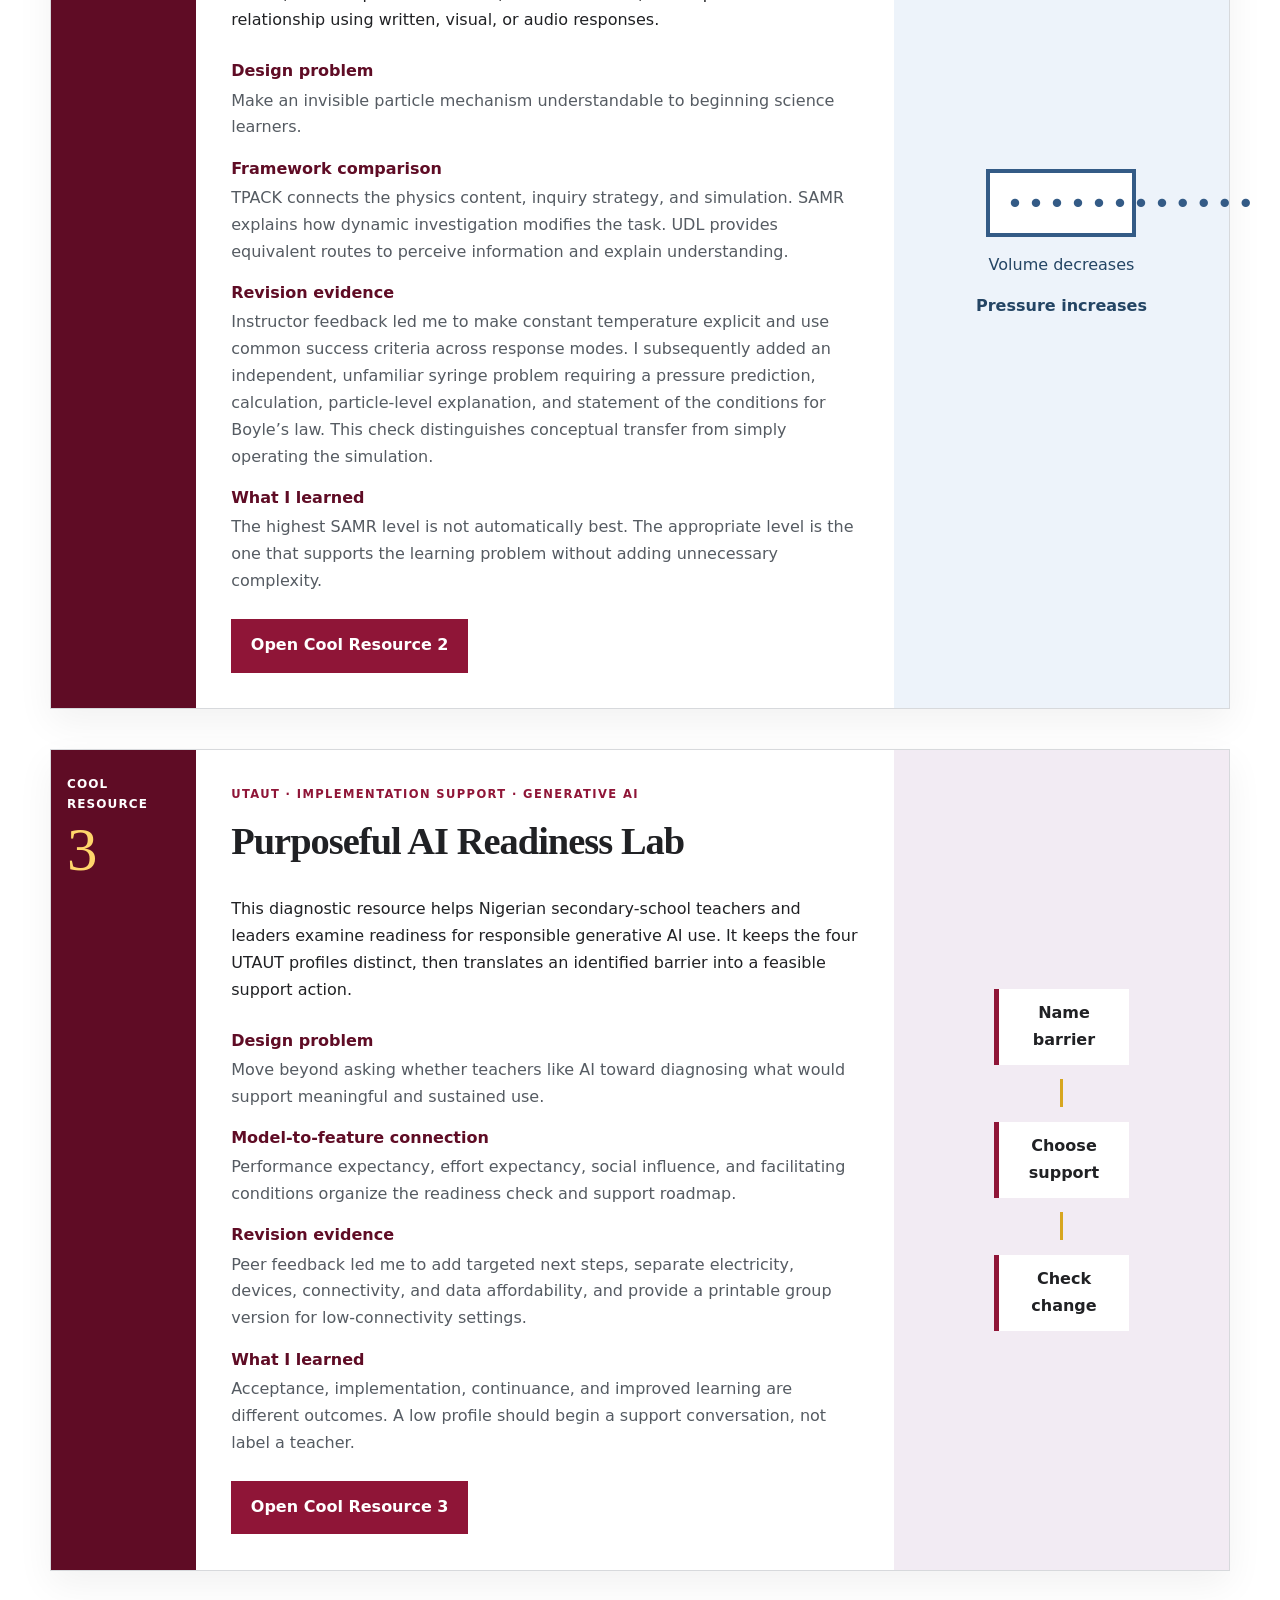
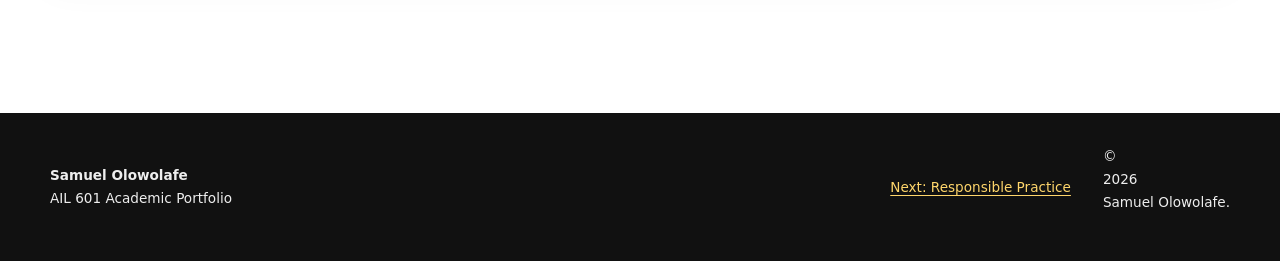
<file: resources.html>
<!doctype html>
<html lang="en"><head><meta charset="utf-8"><meta name="viewport" content="width=device-width, initial-scale=1"><meta name="description" content="Three Cool Resources documenting Samuel Olowolafe's learning in AIL 601."><title>Cool Resources | Samuel Olowolafe</title><link rel="stylesheet" href="styles.css"><script src="translations.js" defer></script><script src="accessibility.js" defer></script><script src="script.js" defer></script></head>
<body><a class="skip-link" href="#main">Skip to main content</a><header class="site-header"><a class="brand" href="index.html" aria-label="AIL 601 portfolio home"><span class="brand-mark" aria-hidden="true">SO</span><span><strong>Samuel Olowolafe</strong><small>AIL 601 Academic Portfolio</small></span></a><button class="menu-button" type="button" aria-expanded="false" aria-controls="nav">Menu</button><nav id="nav" class="nav" aria-label="Portfolio navigation"><a href="index.html">Home</a><a href="philosophy.html">Final Philosophy</a><a href="resources.html" aria-current="page">Cool Resources</a><a href="practice.html">Responsible Practice</a></nav></header>
  <main id="main"><header class="page-hero wrap"><p class="eyebrow">Design artifacts</p><h1>Three Cool Resources</h1><p class="lede">Together, these resources show my development from theory-informed design, to purposeful framework selection, to planning for meaningful and sustained technology use.</p></header>
    <section class="resources wrap compact-top" aria-label="Cool Resources">
      <article class="resource-card"><div class="resource-number">Cool Resource <strong>1</strong></div><div class="resource-content"><p class="resource-type">OER remix · UDL · Responsible AI</p><h2>Crop Resilience Challenge</h2><p>I remixed openly licensed content about crop adaptation and drought resilience into an interactive decision-making experience. Images, narration, sentence frames, planning choices, and revision opportunities reduce barriers while maintaining a common learning goal.</p><dl><div><dt>Design problem</dt><dd>Help learners connect evidence about drought adaptation with a defensible crop plan.</dd></div><div><dt>Theory-to-feature connection</dt><dd>Constructivist problem solving shaped the crop-planning task. UDL shaped the multiple representations and response supports.</dd></div><div><dt>Revision evidence</dt><dd>Peer feedback led me to correct the number of guiding ideas, clarify benefits and trade-offs, and add a conclusion that supports completion or iteration.</dd></div><div><dt>What I learned</dt><dd>AI verification, accessibility, theory alignment, and Creative Commons obligations belong inside the design process, not after it.</dd></div></dl><a class="button primary" href="https://opsam9111.github.io/crop-resilience-challenge/" target="_blank" rel="noopener">Open Cool Resource 1<span class="sr-only"> (opens in a new tab)</span></a></div><div class="resource-visual crop" role="img" aria-label="A process moves from evidence to crop choice to a revised plan."><span>Evidence</span><span>Crop choice</span><span>Revised plan</span></div></article>
      <article class="resource-card"><div class="resource-number">Cool Resource <strong>2</strong></div><div class="resource-content"><p class="resource-type">TPACK · SAMR · UDL</p><h2>Boyle's Law Design Lab</h2><p>This resource addresses an abstract science relationship: at constant temperature, decreasing gas volume increases pressure. Learners manipulate values, observe particle behavior, collect evidence, and explain the inverse relationship using written, visual, or audio responses.</p><dl><div><dt>Design problem</dt><dd>Make an invisible particle mechanism understandable to beginning science learners.</dd></div><div><dt>Framework comparison</dt><dd>TPACK connects the physics content, inquiry strategy, and simulation. SAMR explains how dynamic investigation modifies the task. UDL provides equivalent routes to perceive information and explain understanding.</dd></div><div><dt>Revision evidence</dt><dd>Instructor feedback led me to make constant temperature explicit and use common success criteria across response modes. I subsequently added an independent, unfamiliar syringe problem requiring a pressure prediction, calculation, particle-level explanation, and statement of the conditions for Boyle’s law. This check distinguishes conceptual transfer from simply operating the simulation.</dd></div><div><dt>What I learned</dt><dd>The highest SAMR level is not automatically best. The appropriate level is the one that supports the learning problem without adding unnecessary complexity.</dd></div></dl><a class="button primary" href="https://opsam9111.github.io/boyles-law-design-lab/" target="_blank" rel="noopener">Open Cool Resource 2<span class="sr-only"> (opens in a new tab)</span></a></div><div class="resource-visual pressure" role="img" aria-label="Particles are compressed as volume decreases and pressure increases."><div class="particles" aria-hidden="true">••••••••••••</div><span>Volume decreases</span><strong>Pressure increases</strong></div></article>
      <article class="resource-card"><div class="resource-number">Cool Resource <strong>3</strong></div><div class="resource-content"><p class="resource-type">UTAUT · Implementation support · Generative AI</p><h2>Purposeful AI Readiness Lab</h2><p>This diagnostic resource helps Nigerian secondary-school teachers and leaders examine readiness for responsible generative AI use. It keeps the four UTAUT profiles distinct, then translates an identified barrier into a feasible support action.</p><dl><div><dt>Design problem</dt><dd>Move beyond asking whether teachers like AI toward diagnosing what would support meaningful and sustained use.</dd></div><div><dt>Model-to-feature connection</dt><dd>Performance expectancy, effort expectancy, social influence, and facilitating conditions organize the readiness check and support roadmap.</dd></div><div><dt>Revision evidence</dt><dd>Peer feedback led me to add targeted next steps, separate electricity, devices, connectivity, and data affordability, and provide a printable group version for low-connectivity settings.</dd></div><div><dt>What I learned</dt><dd>Acceptance, implementation, continuance, and improved learning are different outcomes. A low profile should begin a support conversation, not label a teacher.</dd></div></dl><a class="button primary" href="https://opsam9111.github.io/purposeful-ai-readiness-lab/#diagnose" target="_blank" rel="noopener">Open Cool Resource 3<span class="sr-only"> (opens in a new tab)</span></a></div><div class="resource-visual readiness" role="img" aria-label="A readiness profile moves from naming a barrier, to selecting support, to checking change."><span>Name barrier</span><i></i><span>Choose support</span><i></i><span>Check change</span></div></article>
    </section>
  </main><footer class="footer"><div><strong>Samuel Olowolafe</strong><span>AIL 601 Academic Portfolio</span></div><a href="practice.html">Next: Responsible Practice</a><p>© <span class="year">2026</span> Samuel Olowolafe.</p></footer>
</body></html>
</file>
<file: styles.css>
:root{--crimson:#8f1537;--crimson-dark:#5f0c25;--gold:#d7a620;--ink:#202124;--muted:#555b62;--paper:#fff;--soft:#f3f4f5;--warm:#faf5e8;--line:#d7d9dc;--blue:#edf3fa;--max:1180px}
*{box-sizing:border-box}html{scroll-behavior:smooth}body{margin:0;color:var(--ink);background:var(--paper);font:1rem/1.68 Inter,ui-sans-serif,system-ui,-apple-system,"Segoe UI",sans-serif}h1,h2,h3{margin-top:0;font-family:Georgia,"Times New Roman",serif;line-height:1.14}h1{font-size:clamp(2.65rem,5vw,4.9rem);letter-spacing:-.04em}h2{font-size:clamp(1.9rem,3.3vw,3.35rem);letter-spacing:-.025em}h3{font-size:1.35rem}p{margin:0 0 1rem}a{color:var(--crimson-dark);text-underline-offset:.2em}.wrap{padding:clamp(4.25rem,8vw,7rem) max(1.25rem,calc((100vw - var(--max))/2))}.compact-top{padding-top:1rem}.skip-link{position:fixed;z-index:1000;top:-5rem;left:1rem;padding:.7rem 1rem;background:#fff;border:3px solid var(--crimson);color:#000}.skip-link:focus{top:1rem}.sr-only{position:absolute;width:1px;height:1px;padding:0;margin:-1px;overflow:hidden;clip:rect(0,0,0,0);white-space:nowrap;border:0}
.site-header{position:sticky;top:0;z-index:100;display:flex;align-items:center;justify-content:space-between;gap:2rem;min-height:74px;padding:.75rem max(1rem,calc((100vw - var(--max))/2));background:rgba(255,255,255,.98);border-bottom:1px solid var(--line)}.brand{display:flex;align-items:center;gap:.75rem;color:var(--ink);text-decoration:none}.brand-mark{display:grid;place-items:center;width:42px;height:42px;border-radius:50%;background:var(--crimson);color:#fff;font-weight:900}.brand strong,.brand small{display:block;line-height:1.2}.brand small{color:var(--muted);font-size:.75rem}.nav{display:flex;gap:1.2rem}.nav a{padding:.35rem 0;color:var(--ink);text-decoration:none;font-weight:800;font-size:.9rem;border-bottom:3px solid transparent}.nav a:hover,.nav a:focus-visible,.nav a[aria-current="page"]{color:var(--crimson);border-bottom-color:var(--gold)}.menu-button{display:none;padding:.55rem .8rem;background:#fff;border:2px solid var(--ink);font:inherit;font-weight:800}.eyebrow{margin-bottom:1rem;color:var(--crimson);font-size:.78rem;font-weight:900;letter-spacing:.14em;text-transform:uppercase}.section-heading{max-width:820px;margin-bottom:3rem}.section-heading>p:last-child{color:var(--muted);font-size:1.12rem}.button{display:inline-flex;justify-content:center;align-items:center;min-height:48px;padding:.72rem 1.1rem;border:2px solid var(--crimson);font:inherit;font-weight:850;text-decoration:none;cursor:pointer}.button.primary{background:var(--crimson);color:#fff}.button.ghost{color:var(--crimson-dark);background:#fff}.actions{display:flex;flex-wrap:wrap;gap:.8rem;margin-top:1.7rem}
.hero{min-height:calc(100vh - 74px);display:grid;grid-template-columns:1.15fr .85fr;align-items:center;gap:clamp(3rem,7vw,7rem);background:linear-gradient(145deg,#fff 0 66%,var(--warm) 66%)}.hero h1{margin-bottom:.35rem}.hero-statement{color:var(--crimson-dark);font:700 clamp(1.35rem,2.3vw,2rem)/1.25 Georgia,serif}.lede{max-width:760px;color:var(--muted);font-size:clamp(1.08rem,1.7vw,1.3rem)}.hero-map{position:relative;width:min(100%,440px);aspect-ratio:1;justify-self:end}.hero-map svg{position:absolute;inset:0;width:100%;height:100%;fill:none;stroke:#c99711;stroke-width:2;stroke-dasharray:6 8}.map-center{position:absolute;z-index:2;inset:31%;display:grid;place-items:center;text-align:center;border-radius:50%;background:var(--crimson-dark);color:#fff;box-shadow:0 18px 45px rgba(75,8,31,.22);font-family:Georgia,serif;font-size:1.45rem;line-height:1.25}.map-node{position:absolute;z-index:3;display:flex;align-items:center;gap:.5rem;padding:.6rem .8rem;min-width:105px;background:#fff;border:1px solid var(--line);box-shadow:0 10px 25px rgba(0,0,0,.08);font-weight:800}.map-node span{display:grid;place-items:center;width:28px;height:28px;border-radius:50%;background:var(--gold);color:#111}.n1{top:5%;left:35%}.n2{top:45%;right:-1%}.n3{bottom:5%;left:35%}.n4{top:45%;left:-1%}.overview{display:grid;grid-template-columns:.8fr 1.2fr;gap:clamp(3rem,8vw,8rem)}.overview>div:last-child{font-size:1.08rem}.pathway{background:var(--soft)}.pathway-grid{display:grid;grid-template-columns:repeat(3,1fr);gap:1rem}.pathway-grid article{position:relative;padding:2rem;background:#fff;border-top:5px solid var(--crimson)}.pathway-grid article>span{position:absolute;right:1rem;top:.7rem;color:#d1d3d5;font-size:2rem;font-weight:900}.pathway-grid p{color:var(--muted)}
.growth{background:var(--ink);color:#fff}.light .eyebrow{color:#ffd66b}.light h2{color:#fff}.growth-grid{display:grid;grid-template-columns:repeat(3,1fr);gap:1.2rem}.growth-grid article{padding:1.8rem;background:#2b2c2f;border-top:4px solid var(--gold)}.growth-grid span{color:#ffd66b;font-size:.75rem;font-weight:900;letter-spacing:.12em;text-transform:uppercase}.growth-grid h3{margin-top:.7rem}.growth-grid p{color:#e2e2e2}.growth-conclusion{max-width:850px;margin:3rem 0 0 auto;padding:2rem;background:#fff;color:var(--ink);border-left:7px solid var(--crimson)}.next{display:grid;grid-template-columns:.8fr 1.2fr;gap:clamp(2rem,7vw,6rem);align-items:start}.next-links{display:grid;gap:.8rem}.next-links a{display:grid;gap:.25rem;padding:1.2rem 1.35rem;color:var(--ink);background:var(--soft);border-left:5px solid var(--crimson);text-decoration:none}.next-links a:hover{background:var(--warm)}.next-links span{color:var(--muted)}
.page-hero{padding-bottom:3.25rem;background:linear-gradient(135deg,#fff 0 72%,var(--warm) 72%)}.page-hero h1{max-width:900px}.article-layout{display:grid;grid-template-columns:220px minmax(0,780px);gap:clamp(2rem,6vw,6rem);align-items:start}.toc{position:sticky;top:105px;display:grid;gap:.35rem;padding:1rem 0;border-top:4px solid var(--gold)}.toc strong{margin-bottom:.4rem}.toc a{padding:.28rem 0;color:var(--muted);text-decoration:none}.toc a:hover{color:var(--crimson)}.prose{min-width:0}.prose .opening{font-size:1.18rem;color:var(--crimson-dark);font-weight:650}.prose section{scroll-margin-top:100px;margin-bottom:3.5rem}.prose section>h2{font-size:clamp(1.7rem,3vw,2.5rem);padding-bottom:.55rem;border-bottom:1px solid var(--line)}.prose p{margin-bottom:1.15rem}.decision-grid{display:grid;grid-template-columns:repeat(2,1fr);gap:1rem}.decision-grid article{padding:1.25rem;background:var(--ink);color:#fff;border-top:4px solid var(--gold)}.decision-grid strong{color:#ffd66b}.decision-grid p{margin:.5rem 0 0;color:#e7e7e7;font-size:.94rem}.references{padding-left:1.25rem}.references li{margin-bottom:1rem;padding-left:.3rem;overflow-wrap:anywhere}
.resources{background:#fff}.resource-card{display:grid;grid-template-columns:145px minmax(0,1.25fr) minmax(230px,.6fr);min-height:430px;margin-bottom:2.5rem;border:1px solid var(--line);background:#fff;box-shadow:0 14px 35px rgba(0,0,0,.055)}.resource-number{padding:1.5rem 1rem;background:var(--crimson-dark);color:#fff;text-transform:uppercase;letter-spacing:.09em;font-size:.75rem;font-weight:850}.resource-number strong{display:block;margin-top:.35rem;color:#ffd66b;font:3.8rem/1 Georgia,serif}.resource-content{padding:2.2rem}.resource-content h2{font-size:clamp(1.8rem,3vw,2.65rem)}.resource-type{color:var(--crimson);font-size:.72rem;font-weight:900;letter-spacing:.12em;text-transform:uppercase}.resource-content dl{margin:1.5rem 0}.resource-content dl>div{margin-bottom:.9rem}.resource-content dt{color:var(--crimson-dark);font-weight:850}.resource-content dd{margin:.15rem 0 0;color:var(--muted)}.resource-visual{display:flex;flex-direction:column;align-items:center;justify-content:center;gap:.9rem;min-height:100%;padding:1.5rem;background:var(--warm)}.crop span{width:120px;padding:.7rem;text-align:center;border-radius:999px;background:#fff;border:2px solid var(--gold);font-weight:800}.crop span:not(:last-child)::after{content:"↓";display:block;position:absolute;margin:.7rem 0 0 48px;color:var(--crimson)}.pressure{background:var(--blue)}.particles{max-width:150px;padding:1rem;background:#fff;border:4px solid #345b86;color:#345b86;font-size:1.8rem;line-height:1;letter-spacing:.25rem}.pressure span,.pressure strong{color:#244564}.readiness{background:#f2ebf3}.readiness span{width:135px;padding:.7rem;text-align:center;background:#fff;border-left:5px solid var(--crimson);font-weight:800}.readiness i{width:3px;height:28px;background:var(--gold)}
.practice-grid{display:grid;grid-template-columns:repeat(2,1fr);gap:1.2rem}.practice-grid article{position:relative;padding:2rem;background:var(--soft);border-top:5px solid var(--crimson)}.practice-grid article>span{display:grid;place-items:center;width:52px;height:52px;margin-bottom:1.1rem;border-radius:50%;background:var(--crimson-dark);color:#fff;font-weight:900}.practice-grid p{color:var(--muted)}.checklist{display:grid;grid-template-columns:.8fr 1.2fr;gap:clamp(2rem,7vw,6rem);background:var(--warm)}.checklist ul{margin:0;padding:0;list-style:none}.checklist li{position:relative;margin-bottom:.8rem;padding:.7rem 0 .7rem 2.2rem;border-bottom:1px solid #e1d7bc}.checklist li::before{content:"✓";position:absolute;left:0;color:var(--crimson);font-weight:900}
.footer{display:grid;grid-template-columns:1fr auto auto;gap:2rem;align-items:center;padding:2rem max(1.25rem,calc((100vw - var(--max))/2));background:#111;color:#eee;font-size:.85rem}.footer strong,.footer span{display:block}.footer a{color:#ffd66b}:focus-visible{outline:3px solid #efb929;outline-offset:4px}
@media(prefers-reduced-motion:reduce){html{scroll-behavior:auto}*,*::before,*::after{animation-duration:.01ms!important;transition-duration:.01ms!important}}
@media(max-width:920px){.menu-button{display:block}.nav{display:none;position:absolute;top:74px;left:0;right:0;flex-direction:column;padding:1rem 1.25rem;background:#fff;border-bottom:1px solid var(--line)}.nav.open{display:flex}.nav a{padding:.5rem 0}.hero,.overview,.next,.checklist{grid-template-columns:1fr}.hero-map{justify-self:start}.pathway-grid,.growth-grid{grid-template-columns:1fr}.article-layout{grid-template-columns:1fr}.toc{position:static;grid-template-columns:repeat(2,1fr);margin-bottom:1rem}.resource-card{grid-template-columns:120px 1fr}.resource-visual{display:none}.footer{grid-template-columns:1fr}}
@media(max-width:640px){h1{font-size:2.55rem}.brand small{display:none}.hero-map{width:330px;max-width:100%}.map-node{min-width:90px;font-size:.78rem}.decision-grid,.practice-grid{grid-template-columns:1fr}.toc{grid-template-columns:1fr}.resource-card{grid-template-columns:1fr}.resource-number strong{display:inline;margin-left:.5rem;font-size:2rem}.resource-content{padding:1.4rem}.button{width:100%}}
@media print{.site-header,.footer,.actions,.toc{display:none!important}.wrap{padding:1rem 0}.article-layout{display:block}.page-hero{background:#fff}.prose{max-width:none}.prose section{break-inside:auto}.decision-grid article{color:#000;background:#fff;border:1px solid #999}.decision-grid strong,.decision-grid p{color:#000}}
.accessibility-bar{display:flex;align-items:center;justify-content:flex-end;gap:.8rem;padding:.55rem max(1rem,calc((100vw - var(--max))/2));background:#28292b;color:#fff;font-size:.82rem}.accessibility-bar label,.speech-controls{display:flex;align-items:center;gap:.4rem}.accessibility-bar select,.accessibility-bar button{min-height:36px;padding:.35rem .55rem;border:1px solid #fff;background:#fff;color:#111;font:inherit}.accessibility-bar button:disabled{opacity:.55}.a11y-title{margin-right:auto}.speech-controls{gap:.3rem}body[data-contrast="soft"]{--ink:#2f3032;--muted:#55514a;--paper:#f7f1e6;--soft:#efe6d7;--warm:#f3e7ce;--line:#c9bfae}body[data-contrast="high"]{--crimson:#ffde00;--crimson-dark:#ffde00;--gold:#ffde00;--ink:#fff;--muted:#fff;--paper:#000;--soft:#111;--warm:#111;--line:#fff;--blue:#111}body[data-contrast="high"] .site-header,body[data-contrast="high"] .page-hero,body[data-contrast="high"] .hero,body[data-contrast="high"] .button.ghost,body[data-contrast="high"] .growth-conclusion,body[data-contrast="high"] .resource-card,body[data-contrast="high"] .resource-content,body[data-contrast="high"] .practice-grid article,body[data-contrast="high"] .next-links a{background:#000;color:#fff}body[data-contrast="high"] a{color:#ffde00}body[data-contrast="high"] .button.primary{color:#000}body[data-contrast="high"] .footer{border-top:2px solid #fff}@media(max-width:920px){.accessibility-bar{flex-wrap:wrap;justify-content:flex-start}.a11y-title{flex-basis:100%}}@media(max-width:640px){.accessibility-bar label,.speech-controls{width:100%}.accessibility-bar select{flex:1}.speech-controls button{flex:1}}@media print{.accessibility-bar{display:none!important}}
</file>
<file: refinements.css>
.hero-statement {
  display: grid;
  gap: .18rem;
  width: fit-content;
  margin: .8rem 0 1.25rem;
  padding-left: 1rem;
  border-left: 5px solid var(--gold);
  font-size: clamp(1.15rem, 1.8vw, 1.55rem);
  line-height: 1.28;
}
.hero-statement span { display: block; }

.pathway-grid article > span {
  position: static;
  display: inline-grid;
  place-items: center;
  width: 2.5rem;
  height: 2.5rem;
  margin-bottom: 1rem;
  border-radius: 50%;
  background: var(--crimson);
  color: #fff;
  font-size: .85rem;
  font-weight: 900;
}
@media (max-width: 640px) {
  .hero-statement { width: 100%; font-size: 1.12rem; }
}
</file>
